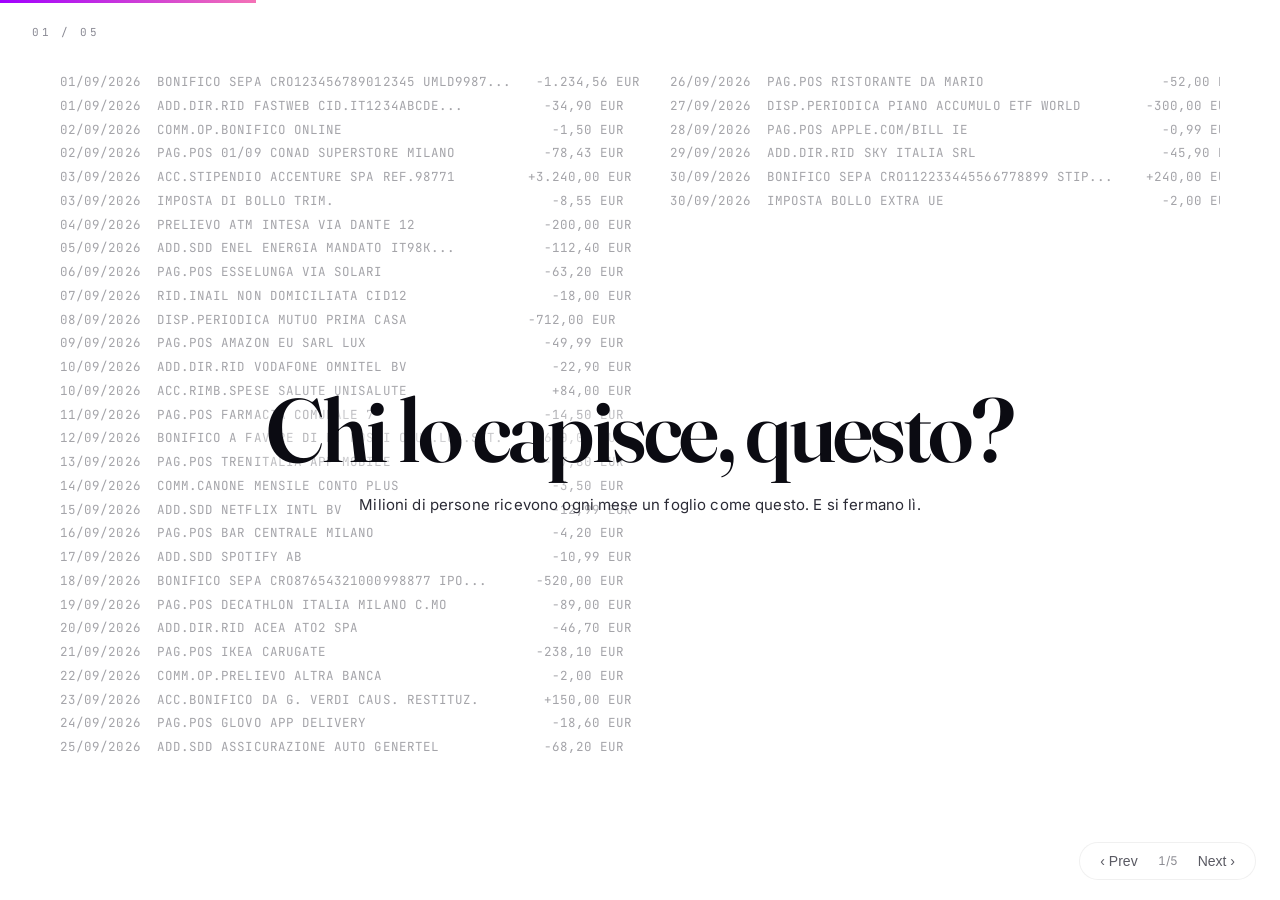
<file: presentation/index.html>
<!doctype html>
<html lang="it">
<head>
<meta charset="utf-8">
<meta name="viewport" content="width=device-width,initial-scale=1">
<title>Budget Storyteller — Pitch</title>
<link rel="preconnect" href="https://fonts.googleapis.com">
<link rel="preconnect" href="https://fonts.gstatic.com" crossorigin>
<link href="https://fonts.googleapis.com/css2?family=Fraunces:ital,opsz,wght@0,9..144,400;0,9..144,500;0,9..144,600;1,9..144,400;1,9..144,600&family=Inter:wght@300;400;500;600&family=JetBrains+Mono:wght@400&display=swap" rel="stylesheet">
<link rel="stylesheet" href="css/accenture-brand.css">
</head>
<body>
<div class="progress" id="progress"></div>
<div class="deck" id="deck">

  <!-- ========== SLIDE 1 · PAIN ========== -->
  <section class="slide s-pain active" data-slide="1">
    <span class="slide-tag">01 / 05</span>
    <pre class="ledger">01/09/2026  BONIFICO SEPA CRO123456789012345 UMLD9987...   -1.234,56 EUR
01/09/2026  ADD.DIR.RID FASTWEB CID.IT1234ABCDE...          -34,90 EUR
02/09/2026  COMM.OP.BONIFICO ONLINE                          -1,50 EUR
02/09/2026  PAG.POS 01/09 CONAD SUPERSTORE MILANO           -78,43 EUR
03/09/2026  ACC.STIPENDIO ACCENTURE SPA REF.98771         +3.240,00 EUR
03/09/2026  IMPOSTA DI BOLLO TRIM.                           -8,55 EUR
04/09/2026  PRELIEVO ATM INTESA VIA DANTE 12                -200,00 EUR
05/09/2026  ADD.SDD ENEL ENERGIA MANDATO IT98K...           -112,40 EUR
06/09/2026  PAG.POS ESSELUNGA VIA SOLARI                    -63,20 EUR
07/09/2026  RID.INAIL NON DOMICILIATA CID12                  -18,00 EUR
08/09/2026  DISP.PERIODICA MUTUO PRIMA CASA               -712,00 EUR
09/09/2026  PAG.POS AMAZON EU SARL LUX                      -49,99 EUR
10/09/2026  ADD.DIR.RID VODAFONE OMNITEL BV                  -22,90 EUR
10/09/2026  ACC.RIMB.SPESE SALUTE UNISALUTE                  +84,00 EUR
11/09/2026  PAG.POS FARMACIA COMUNALE 7                     -14,50 EUR
12/09/2026  BONIFICO A FAVORE DI M. ROSSI CAUS.LOC.SET.    -650,00 EUR
13/09/2026  PAG.POS TRENITALIA APP MOBILE                   -47,80 EUR
14/09/2026  COMM.CANONE MENSILE CONTO PLUS                   -3,50 EUR
15/09/2026  ADD.SDD NETFLIX INTL BV                          -12,99 EUR
16/09/2026  PAG.POS BAR CENTRALE MILANO                      -4,20 EUR
17/09/2026  ADD.SDD SPOTIFY AB                               -10,99 EUR
18/09/2026  BONIFICO SEPA CRO87654321000998877 IPO...      -520,00 EUR
19/09/2026  PAG.POS DECATHLON ITALIA MILANO C.MO             -89,00 EUR
20/09/2026  ADD.DIR.RID ACEA ATO2 SPA                        -46,70 EUR
21/09/2026  PAG.POS IKEA CARUGATE                          -238,10 EUR
22/09/2026  COMM.OP.PRELIEVO ALTRA BANCA                     -2,00 EUR
23/09/2026  ACC.BONIFICO DA G. VERDI CAUS. RESTITUZ.        +150,00 EUR
24/09/2026  PAG.POS GLOVO APP DELIVERY                       -18,60 EUR
25/09/2026  ADD.SDD ASSICURAZIONE AUTO GENERTEL             -68,20 EUR
26/09/2026  PAG.POS RISTORANTE DA MARIO                      -52,00 EUR
27/09/2026  DISP.PERIODICA PIANO ACCUMULO ETF WORLD        -300,00 EUR
28/09/2026  PAG.POS APPLE.COM/BILL IE                        -0,99 EUR
29/09/2026  ADD.DIR.RID SKY ITALIA SRL                       -45,90 EUR
30/09/2026  BONIFICO SEPA CRO112233445566778899 STIP...    +240,00 EUR
30/09/2026  IMPOSTA BOLLO EXTRA UE                           -2,00 EUR</pre>
    <div class="pain-overlay">
      <h1>Chi lo capisce, questo?</h1>
      <p>Milioni di persone ricevono ogni mese un foglio come questo. E si fermano lì.</p>
    </div>
  </section>

  <!-- ========== SLIDE 2 · PROMISE ========== -->
  <section class="slide s-promise" data-slide="2">
    <span class="slide-tag">02 / 05</span>
    <div class="promise-quote">E se invece diventasse<br><em>una storia semplice?</em></div>
    <div class="promise-sub">Budget Storyteller trasforma il rumore in senso.</div>
  </section>

  <!-- ========== SLIDE 3 · PRODUCT ========== -->
  <section class="slide s-product" data-slide="3">
    <span class="slide-tag">03 / 05</span>
    <div class="product-inner">
      <div class="product-copy">
        <h2>Comprensione<br>in forma <span>visiva.</span></h2>
        <p>Numeri, storia, lezioni. Nella tua lingua, sul tuo caso reale — non su un template generico.</p>
      </div>
      <div class="stage">
        <div class="scene">
          <div class="card c1">
            <span class="label">Score complessivo</span>
            <svg viewBox="0 0 120 120">
              <circle cx="60" cy="60" r="50" fill="none" stroke="#EDE9FE" stroke-width="10"/>
              <circle cx="60" cy="60" r="50" fill="none" stroke="url(#g1)" stroke-width="10" stroke-linecap="round"
                      stroke-dasharray="314" stroke-dashoffset="88" transform="rotate(-90 60 60)"/>
              <defs><linearGradient id="g1" x1="0" x2="1"><stop offset="0" stop-color="#A100FF"/><stop offset="1" stop-color="#F472B6"/></linearGradient></defs>
            </svg>
            <div class="big">72<small>/100</small></div>
          </div>

          <div class="card c2">
            <h4>Dove vanno i tuoi soldi</h4>
            <svg viewBox="0 0 200 200">
              <g transform="translate(100 100)">
                <path d="M0 -80 A80 80 0 0 1 76.08 24.72 L0 0 Z" fill="#A100FF"/>
                <path d="M76.08 24.72 A80 80 0 0 1 24.72 76.08 L0 0 Z" fill="#BE82FF"/>
                <path d="M24.72 76.08 A80 80 0 0 1 -47 64.72 L0 0 Z" fill="#F472B6"/>
                <path d="M-47 64.72 A80 80 0 0 1 -76.08 -24.72 L0 0 Z" fill="#34D399"/>
                <path d="M-76.08 -24.72 A80 80 0 0 1 -24.72 -76.08 L0 0 Z" fill="#F59E0B"/>
                <path d="M-24.72 -76.08 A80 80 0 0 1 0 -80 L0 0 Z" fill="#60A5FA"/>
              </g>
            </svg>
            <div class="legend">
              <span><i style="background:#A100FF"></i>Casa 32%</span>
              <span><i style="background:#BE82FF"></i>Spesa 18%</span>
              <span><i style="background:#F472B6"></i>Trasporti 12%</span>
              <span><i style="background:#34D399"></i>Utenze 14%</span>
              <span><i style="background:#F59E0B"></i>Tempo libero 16%</span>
              <span><i style="background:#60A5FA"></i>Altro 8%</span>
            </div>
          </div>

          <div class="card c3">
            <h4>La tua storia, questo mese</h4>
            <p>Il <b>68% del tuo reddito</b> va a spese essenziali. Il resto si divide tra piccoli piaceri quotidiani e un accumulo lento ma costante. Rispetto ad agosto hai <b>ridotto del 12%</b> le uscite non pianificate. Piccole scelte, direzione chiara.</p>
          </div>

          <div class="card c4">
            <div class="thumb">
              <svg width="60" height="46" viewBox="0 0 60 46" fill="none">
                <rect x="6" y="8" width="48" height="30" rx="4" stroke="#A100FF" stroke-width="1.5"/>
                <path d="M14 26 L24 18 L34 24 L46 14" stroke="#F472B6" stroke-width="1.5" fill="none"/>
                <circle cx="46" cy="14" r="2.5" fill="#F472B6"/>
              </svg>
            </div>
            <h4>Micro-lezione</h4>
            <span>Cos'è un fondo di emergenza · 2 min</span>
          </div>

          <div class="card c5">
            <h4>Scenari</h4>
            <div class="bars">
              <div class="bar" style="height:30%"></div>
              <div class="bar" style="height:55%"></div>
              <div class="bar" style="height:42%"></div>
              <div class="bar" style="height:78%"></div>
              <div class="bar" style="height:62%"></div>
              <div class="bar" style="height:90%"></div>
            </div>
          </div>
        </div>
      </div>
    </div>
  </section>

  <!-- ========== SLIDE 4 · PHILOSOPHY ========== -->
  <section class="slide s-philo" data-slide="4">
    <span class="slide-tag">04 / 05</span>
    <div class="philo-top">
      <div class="avatars">
        <div class="avatar a1">M</div>
        <div class="avatar a2">L</div>
        <div class="avatar a3">S</div>
      </div>
      <div class="manifesto">
        <div class="philo-eyebrow">Dalle persone, per le persone</div>
        <h2 class="philo-headline">Semplice fuori.<br><em>Potente dentro.</em></h2>
        <p>Non ti diciamo dove investire i tuoi soldi.</p>
        <p>Ti aiutiamo a capire dove sono gi&agrave;.</p>
        <p>Ti diamo gli strumenti per riprendere in mano le tue scelte.</p>
        <p>E la libert&agrave; di sbagliare, imparare, evolvere.</p>
      </div>
    </div>
    <div class="caps">
      <div class="cap">
        <div class="cap-ico" style="background:linear-gradient(135deg,var(--lavender),var(--violet))">
          <svg viewBox="0 0 24 24" fill="none" stroke="#fff" stroke-width="1.8" stroke-linecap="round" stroke-linejoin="round"><circle cx="12" cy="8" r="4"/><path d="M4 21c0-4 3.5-7 8-7s8 3 8 7"/><path d="M17 4l3 2-3 2"/></svg>
        </div>
        <h4>Si adatta a te</h4>
        <p>Ogni analisi impara dalle tue scelte e dai tuoi obiettivi.</p>
      </div>
      <div class="cap">
        <div class="cap-ico" style="background:linear-gradient(135deg,var(--rose),#EC4899)">
          <svg viewBox="0 0 24 24" fill="none" stroke="#fff" stroke-width="1.8" stroke-linecap="round" stroke-linejoin="round"><path d="M5 20l4-2 2-4 4-2 2-4 4-2"/><circle cx="5" cy="20" r="1.5"/><circle cx="11" cy="14" r="1.5"/><circle cx="17" cy="8" r="1.5"/></svg>
        </div>
        <h4>Ti segue passo passo</h4>
        <p>Micro-lezioni, quiz mirati e feedback continuo sul tuo percorso.</p>
      </div>
      <div class="cap">
        <div class="cap-ico" style="background:linear-gradient(135deg,var(--mint),#059669)">
          <svg viewBox="0 0 24 24" fill="none" stroke="#fff" stroke-width="1.8" stroke-linecap="round" stroke-linejoin="round"><polyline points="3,17 9,11 13,15 21,7"/><polyline points="15,7 21,7 21,13"/></svg>
        </div>
        <h4>Stime e previsioni</h4>
        <p>Scenari &laquo;e se&hellip;&raquo; e proiezioni a 6-12 mesi sui tuoi dati.</p>
      </div>
      <div class="cap">
        <div class="cap-ico" style="background:linear-gradient(135deg,var(--amber),#D97706)">
          <svg viewBox="0 0 24 24" fill="none" stroke="#fff" stroke-width="1.8" stroke-linecap="round" stroke-linejoin="round"><path d="M12 3l9 5-9 5-9-5 9-5z"/><path d="M3 13l9 5 9-5"/><path d="M3 17l9 5 9-5"/></svg>
        </div>
        <h4>Semplice, non semplicistico</h4>
        <p>Un'interfaccia lineare. Sotto, cinque agenti che lavorano per te.</p>
      </div>
    </div>
    <div class="disclaimer">Nessun consiglio finanziario. Solo comprensione.</div>
  </section>

  <!-- ========== SLIDE 5 · EVOLUTION ========== -->
  <section class="slide s-evo" data-slide="5">
    <span class="slide-tag">05 / 05</span>
    <h2>Non un&rsquo;app. Un compagno di evoluzione.</h2>
    <div class="timeline">
      <div class="stop">
        <div class="dot"><svg viewBox="0 0 24 24"><rect x="5" y="3" width="12" height="16" rx="1.5"/><circle cx="16" cy="16" r="4"/><line x1="19" y1="19" x2="22" y2="22"/></svg></div>
        <h3>Oggi</h3><p>Capisci il tuo estratto conto</p>
      </div>
      <div class="stop">
        <div class="dot"><svg viewBox="0 0 24 24"><polyline points="3,18 9,12 13,15 21,6"/><polyline points="15,6 21,6 21,12"/></svg></div>
        <h3>In 30 giorni</h3><p>Identifichi le tue abitudini reali</p>
      </div>
      <div class="stop">
        <div class="dot"><svg viewBox="0 0 24 24"><path d="M12 3 L20 6 V12 C20 17 16 20 12 21 C8 20 4 17 4 12 V6 Z"/></svg></div>
        <h3>In 6 mesi</h3><p>Costruisci il tuo primo fondo di emergenza</p>
      </div>
      <div class="stop">
        <div class="dot"><svg viewBox="0 0 24 24"><circle cx="12" cy="12" r="9"/><polygon points="12,6 15,14 12,12 9,14" fill="#fff" stroke="none"/></svg></div>
        <h3>In un anno</h3><p>Prendi decisioni informate, non ansiose</p>
      </div>
    </div>
    <div class="evo-close">I tuoi soldi. Le tue scelte. Con pi&ugrave; consapevolezza.</div>
    <div class="evo-cta">
      <a class="proto-btn primary" href="http://localhost:8000/?mock=1" target="_blank" rel="noopener">PROVA ORA &rarr;</a>
    </div>
    <div class="attribution">Sviluppato per Accenture Hagenthon 2026 &middot; Made in Torino</div>
  </section>

</div>

<nav class="nav">
  <button id="prev" aria-label="Precedente">&lsaquo; Prev</button>
  <span class="count"><span id="cur">1</span>/<span id="tot">5</span></span>
  <button id="next" aria-label="Successiva">Next &rsaquo;</button>
</nav>

<script>
(function(){
  const slides=[...document.querySelectorAll('.slide')];
  const total=slides.length;
  const progress=document.getElementById('progress');
  const cur=document.getElementById('cur');
  document.getElementById('tot').textContent=total;
  let i=0;
  function show(n){
    n=Math.max(0,Math.min(total-1,n));
    if(n===i) return;
    slides[i].classList.remove('active');
    // force restart of CSS animations by reflow trick
    slides[n].classList.remove('active');
    void slides[n].offsetWidth;
    slides[n].classList.add('active');
    i=n;
    cur.textContent=i+1;
    progress.style.width=((i+1)/total*100)+'%';
  }
  progress.style.width=(1/total*100)+'%';
  document.getElementById('next').onclick=()=>show(i+1);
  document.getElementById('prev').onclick=()=>show(i-1);
  document.addEventListener('keydown',e=>{
    if(e.key==='ArrowRight'||e.key===' '||e.key==='PageDown') {e.preventDefault();show(i+1);}
    else if(e.key==='ArrowLeft'||e.key==='PageUp') {e.preventDefault();show(i-1);}
    else if(e.key==='Home') show(0);
    else if(e.key==='End') show(total-1);
  });
})();
</script>
</body>
</html>
</file>
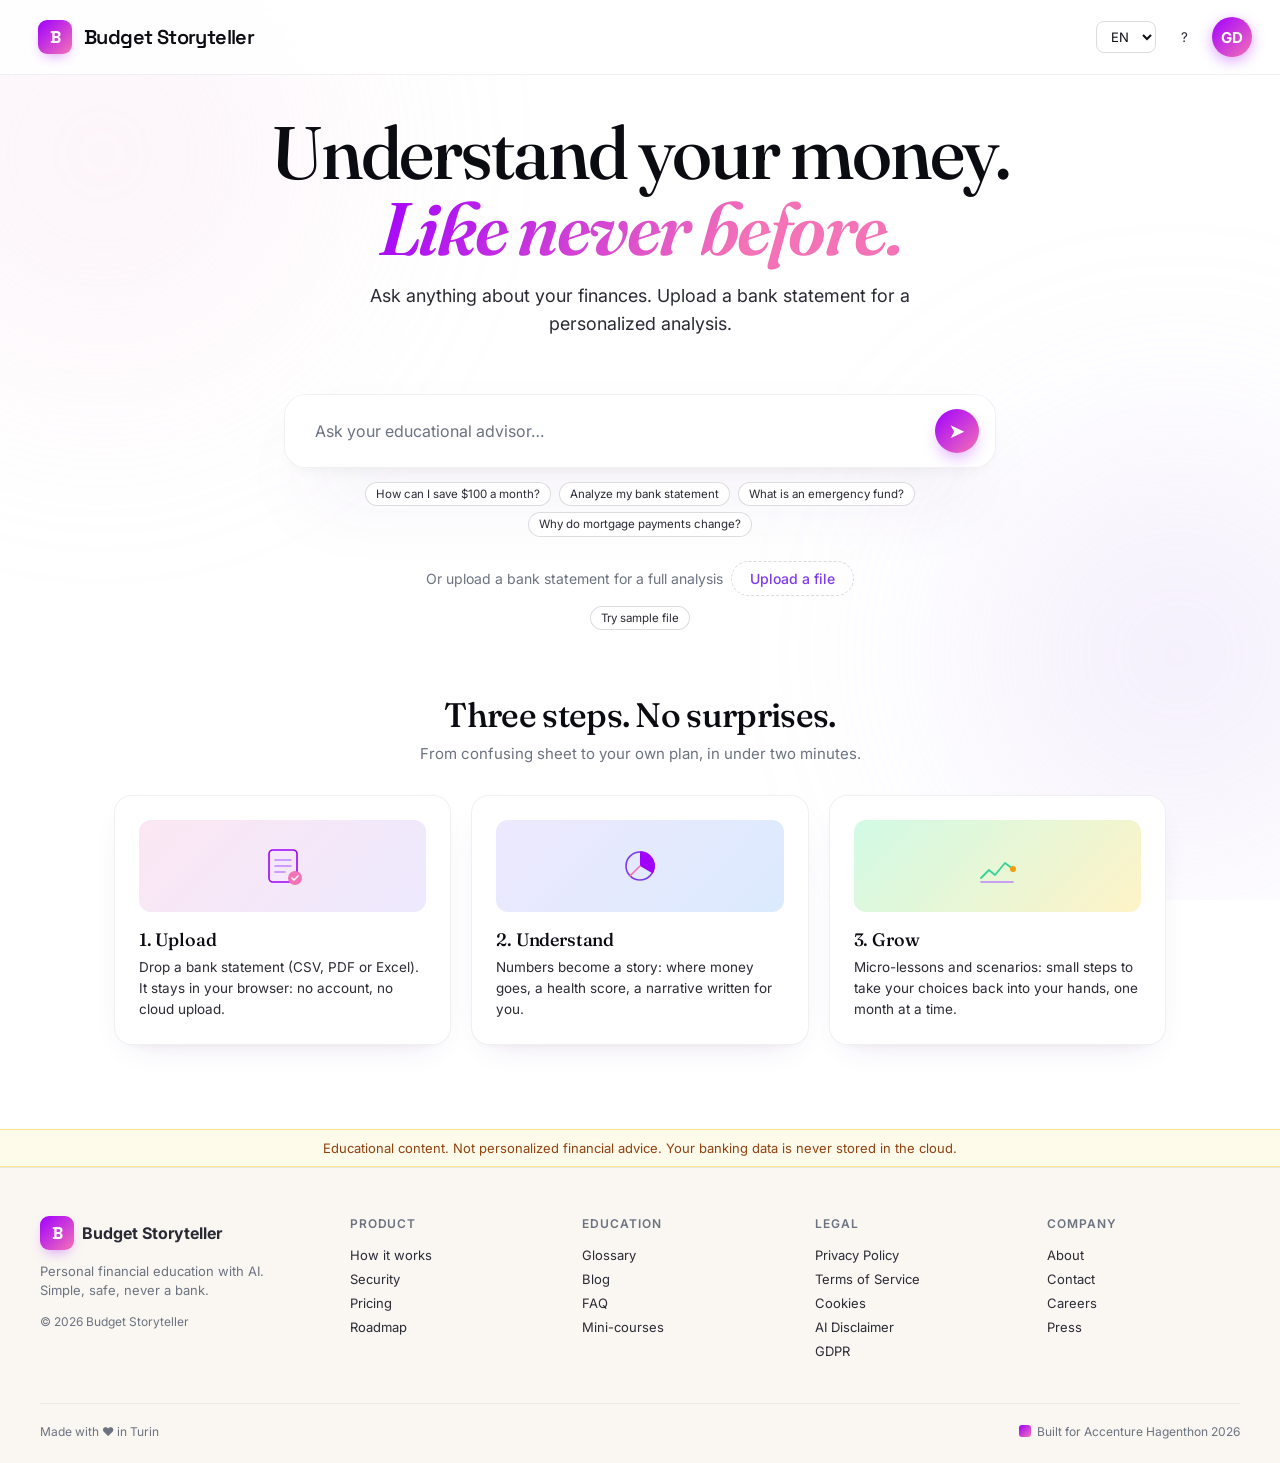
<file: app/static/index.html>
<!doctype html>
<html lang="it">
<head>
  <meta charset="utf-8" />
  <meta name="viewport" content="width=device-width,initial-scale=1" />
  <title>Budget Storyteller</title>
  <link rel="preconnect" href="https://fonts.googleapis.com" />
  <link rel="preconnect" href="https://fonts.gstatic.com" crossorigin />
  <link href="https://fonts.googleapis.com/css2?family=Fraunces:ital,opsz,wght@0,9..144,400;0,9..144,500;0,9..144,600;1,9..144,400;1,9..144,600&family=Inter:wght@300;400;500;600;700;800&family=Space+Grotesk:wght@400;500;600;700&display=swap" rel="stylesheet" />
  <link rel="stylesheet" href="styles.css" />
  <link rel="stylesheet" href="pages.css" />
  <link rel="stylesheet" href="pages-shim.css" />
</head>
<body>
  <div class="ambient-blobs" aria-hidden="true"></div>

  <!-- Top nav -->
  <nav class="nav">
    <button class="nav-brand" id="navBrand" type="button" aria-label="Home">
      <span class="nav-mark">B</span>
      <span>Budget Storyteller</span>
    </button>
    <div class="nav-actions">
      <select id="langSelect" class="lang-select" title="lingua">
        <option value="it">IT</option>
        <option value="en">EN</option>
      </select>
      <button class="icon-btn" id="btnHelp" title="?" aria-label="help">?</button>
      <!-- Menu utente statico (onclick inline = zero dipendenze da moduli) -->
      <div class="avatar-wrap" id="userMenuWrap">
        <button type="button" class="avatar-btn" id="avatarBtn"
          onclick="event.stopPropagation(); window.bsToggleMenu && window.bsToggleMenu(); return false;">GD</button>
        <div class="avatar-menu" id="avatarMenu" role="menu">
          <div class="avatar-menu-header">
            <div class="avatar-menu-name">Guest Demo</div>
            <div class="avatar-menu-email">guest@budgetstoryteller.local</div>
          </div>
          <ul>
            <li><button type="button" onclick="window.bsGo('profile')">
              <svg width="18" height="18" viewBox="0 0 24 24" fill="none" stroke="currentColor" stroke-width="2"><circle cx="12" cy="8" r="4"/><path d="M4 21c0-4 3.5-7 8-7s8 3 8 7"/></svg>
              <span>My profile</span>
            </button></li>
            <li><button type="button" onclick="window.bsGo('settings')">
              <svg width="18" height="18" viewBox="0 0 24 24" fill="none" stroke="currentColor" stroke-width="2"><circle cx="12" cy="12" r="3"/></svg>
              <span>Settings</span>
            </button></li>
            <li><button type="button" onclick="window.bsGo('history')">
              <svg width="18" height="18" viewBox="0 0 24 24" fill="none" stroke="currentColor" stroke-width="2"><circle cx="12" cy="12" r="9"/><polyline points="12,7 12,12 15,15"/></svg>
              <span>Analysis history</span>
            </button></li>
            <li><button type="button" onclick="window.bsGo('privacy')">
              <svg width="18" height="18" viewBox="0 0 24 24" fill="none" stroke="currentColor" stroke-width="2"><path d="M12 2l8 4v6c0 5-3.5 9-8 10-4.5-1-8-5-8-10V6l8-4z"/></svg>
              <span>Privacy &amp; data</span>
            </button></li>
          </ul>
          <div class="avatar-menu-sep"></div>
          <ul>
            <li><button type="button" class="danger" onclick="window.bsGo('logout')">
              <svg width="18" height="18" viewBox="0 0 24 24" fill="none" stroke="currentColor" stroke-width="2"><path d="M9 21H5a2 2 0 0 1-2-2V5a2 2 0 0 1 2-2h4"/><polyline points="16,17 21,12 16,7"/><line x1="21" y1="12" x2="9" y2="12"/></svg>
              <span>Sign out</span>
            </button></li>
          </ul>
        </div>
      </div>
      <script>
        // Router menu utente — 100% inline, zero dipendenze da moduli
        window.__bsGoto = function(name) {
          var m = document.getElementById('avatarMenu');
          if (m) m.classList.remove('open');
          if (typeof window.openPage === 'function') {
            try { window.openPage(name); return; }
            catch (err) { console.error('openPage error:', err); }
          }
          // Fallback: overlay con contenuto hardcoded
          var titles = { profile: 'Il mio profilo', settings: 'Impostazioni', history: 'Storico analisi', privacy: 'Privacy e dati', logout: 'Esci' };
          if (name === 'logout') {
            if (confirm('Cancellare tutti i dati locali?')) { localStorage.clear(); location.reload(); }
            return;
          }
          var overlay = document.createElement('div');
          overlay.style.cssText = 'position:fixed;inset:0;background:rgba(0,0,0,0.5);z-index:9999;display:flex;align-items:center;justify-content:center;padding:20px;';
          var card = document.createElement('div');
          card.style.cssText = 'background:#fff;border-radius:16px;padding:32px;max-width:520px;width:100%;box-shadow:0 30px 60px rgba(0,0,0,0.3);';
          card.innerHTML = '<h2 style="margin:0 0 12px;font-family:Fraunces,serif;font-size:22px;">' + (titles[name] || name) + '</h2>' +
            '<p style="color:#6b7280;line-height:1.6;margin:0 0 20px;">Pagina in caricamento… se questa schermata resta, il modulo pages non è stato caricato. Verifica la console del browser (F12).</p>' +
            '<button onclick="this.closest(\'[data-fb-overlay]\').remove()" style="padding:10px 20px;background:#A100FF;color:#fff;border:none;border-radius:10px;cursor:pointer;">Chiudi</button>';
          overlay.setAttribute('data-fb-overlay', '');
          overlay.appendChild(card);
          overlay.addEventListener('click', function(e) { if (e.target === overlay) overlay.remove(); });
          document.body.appendChild(overlay);
        };
        // Chiudi menu al click fuori
        document.addEventListener('click', function(e){
          var m = document.getElementById('avatarMenu');
          var w = document.getElementById('userMenuWrap');
          if (m && w && !w.contains(e.target)) m.classList.remove('open');
        });
      </script>
    </div>
  </nav>

  <main>
    <!-- Hero -->
    <section class="hero">
      <h1>
        <span data-i18n="hero_h1_a">Capisci i tuoi soldi.</span><br />
        <span class="accent" data-i18n="hero_h1_b">Come mai prima.</span>
      </h1>
      <p class="tagline" data-i18n="hero_tagline">Chiedi qualsiasi cosa sulle tue finanze. Carica un estratto conto per un'analisi personalizzata.</p>
    </section>

    <!-- Chat hero (primary interactive) -->
    <section class="chat-hero">
      <div class="chat-hero-box">
        <div class="chat-hero-log" id="chatHeroLog"></div>
        <form class="chat-hero-form" id="chatHeroForm">
          <input
            id="chatHeroInput"
            class="chat-hero-input"
            type="text"
            autocomplete="off"
            data-i18n-attr="placeholder,chat_hero_placeholder"
            placeholder="Chiedi al tuo consulente educativo…"
          />
          <button type="submit" class="chat-send" id="chatSendBtn" aria-label="send">➤</button>
        </form>
      </div>

      <div class="prompt-chips" id="promptChips">
        <button class="chip" data-i18n="chip_save">Come posso risparmiare €100 al mese?</button>
        <button class="chip" data-i18n="chip_analyze">Analizza il mio estratto conto</button>
        <button class="chip" data-i18n="chip_fund">Cos'è un fondo di emergenza?</button>
        <button class="chip" data-i18n="chip_mortgage">Perché le rate del mutuo cambiano?</button>
      </div>
    </section>

    <!-- Secondary CTA (upload) -->
    <section class="secondary-cta">
      <div class="upload-line">
        <span data-i18n="upload_secondary">Oppure carica un estratto conto per un'analisi completa</span>
        <button class="upload-btn" id="uploadBtn" data-i18n="upload_cta">Carica un file</button>
      </div>
      <div style="margin-top:10px;">
        <button class="chip" id="btnSample" data-i18n="upload_sample">Prova con file di esempio</button>
      </div>
      <input type="file" id="fileInput" accept=".csv,.tsv,.pdf,.xlsx,.xls" hidden />
    </section>

    <!-- Agents mini-ribbon (only during processing) -->
    <div class="agents-ribbon" id="agentsRibbon">
      <span class="label" id="agentsRibbonLabel" data-i18n="analysis_in_progress">Analisi in corso…</span>
      <span class="dots">
        <span class="dot" data-agent="parser"></span>
        <span class="dot" data-agent="analyzer"></span>
        <span class="dot" data-agent="simulator"></span>
        <span class="dot" data-agent="advisor"></span>
      </span>
    </div>

    <!-- HITL banner -->
    <div id="hitlBanner" class="banner" style="display:none;">
      <span data-i18n="hitl_banner">La qualità del parsing è bassa. Verifica il file e conferma per procedere.</span>
      <button id="btnConfirmHitl" data-i18n="confirm">Conferma</button>
    </div>

    <!-- How it works — visible while dashboard is hidden -->
    <section class="how-it-works" id="howItWorks">
      <h3 class="how-title" data-i18n="how_title">Tre passi. Nessuna sorpresa.</h3>
      <p class="how-sub" data-i18n="how_sub">Dal foglio confuso al piano tuo, in meno di due minuti.</p>
      <div class="how-steps">
        <div class="how-step">
          <div class="how-thumb">
            <svg viewBox="0 0 44 44" fill="none" xmlns="http://www.w3.org/2000/svg">
              <rect x="8" y="6" width="28" height="32" rx="4" stroke="#A100FF" stroke-width="1.6"/>
              <path d="M14 16h16M14 22h16M14 28h10" stroke="#BE82FF" stroke-width="1.6" stroke-linecap="round"/>
              <circle cx="34" cy="34" r="7" fill="#F472B6"/>
              <path d="M31 34l2 2 4-4" stroke="#fff" stroke-width="1.6" stroke-linecap="round" stroke-linejoin="round"/>
            </svg>
          </div>
          <h4 data-i18n="how_1_title">1. Carica</h4>
          <p data-i18n="how_1_desc">Trascina un estratto conto in CSV, PDF o Excel. Resta nel tuo browser: nessun account, nessun upload cloud.</p>
        </div>
        <div class="how-step">
          <div class="how-thumb">
            <svg viewBox="0 0 44 44" fill="none" xmlns="http://www.w3.org/2000/svg">
              <circle cx="22" cy="22" r="14" stroke="#7C3AED" stroke-width="1.6"/>
              <path d="M22 8a14 14 0 0 1 12.12 21L22 22z" fill="#A100FF"/>
              <path d="M22 8a14 14 0 0 1 12.12 21" stroke="#A100FF" stroke-width="1.6"/>
              <path d="M22 22l-9.9 9.9" stroke="#F472B6" stroke-width="1.6" stroke-linecap="round"/>
            </svg>
          </div>
          <h4 data-i18n="how_2_title">2. Capisci</h4>
          <p data-i18n="how_2_desc">Numeri diventano storia: dove vanno i soldi, un punteggio di salute, un racconto scritto per te.</p>
        </div>
        <div class="how-step">
          <div class="how-thumb">
            <svg viewBox="0 0 44 44" fill="none" xmlns="http://www.w3.org/2000/svg">
              <path d="M6 34l8-8 6 5 10-12 8 6" stroke="#34D399" stroke-width="1.8" stroke-linecap="round" stroke-linejoin="round" fill="none"/>
              <circle cx="38" cy="25" r="3" fill="#F59E0B"/>
              <path d="M6 38h32" stroke="#BE82FF" stroke-width="1.6" stroke-linecap="round"/>
            </svg>
          </div>
          <h4 data-i18n="how_3_title">3. Cresci</h4>
          <p data-i18n="how_3_desc">Micro-lezioni e scenari: piccoli passi per riprendere in mano le tue scelte, un mese alla volta.</p>
        </div>
      </div>
    </section>

    <!-- Dashboard (hidden until file processed) -->
    <section class="dashboard" id="dashboard" style="display:none;">
      <h2 class="dashboard-title" data-i18n="dashboard_title">La tua analisi</h2>
      <div class="grid">
        <div class="card score-card">
          <h3 class="card-title" data-i18n="score_title">Punteggio di salute finanziaria</h3>
          <div class="score-ring-wrap">
            <svg class="score-ring" viewBox="0 0 120 120" aria-hidden="true">
              <defs>
                <linearGradient id="scoreGrad" x1="0" x2="1">
                  <stop offset="0" stop-color="#A100FF"/>
                  <stop offset="1" stop-color="#F472B6"/>
                </linearGradient>
              </defs>
              <circle class="score-ring-bg" cx="60" cy="60" r="50"/>
              <circle class="score-ring-fg" id="scoreRingFg" cx="60" cy="60" r="50"/>
            </svg>
            <div class="score-ring-inner">
              <span class="score-num" id="scoreValue">—</span>
              <span class="score-of">/100</span>
            </div>
          </div>
          <div class="score-interp" id="scoreInterp"></div>
          <div class="breakdown" id="scoreBreakdown"></div>
        </div>
        <div class="card">
          <h3 class="card-title" data-i18n="categories_title">Dove vanno i tuoi soldi</h3>
          <div class="pie-wrap"><canvas id="pieCanvas" width="220" height="220"></canvas></div>
          <div class="legend" id="pieLegend"></div>
        </div>
        <div class="card fingerprint-card">
          <h3 class="card-title">
            <span data-i18n="fingerprint_title">Il ritmo dei tuoi soldi</span>
            <span class="badge-new" data-i18n="badge_new">Nuovo</span>
          </h3>
          <div class="fingerprint-stage">
            <svg class="fingerprint" id="fingerprintSvg" viewBox="-100 -100 200 200" aria-hidden="true">
              <defs>
                <radialGradient id="fpGrad" cx="0.5" cy="0.5" r="0.5">
                  <stop offset="0%" stop-color="#A100FF" stop-opacity="0.9"/>
                  <stop offset="55%" stop-color="#F472B6" stop-opacity="0.7"/>
                  <stop offset="100%" stop-color="#34D399" stop-opacity="0.35"/>
                </radialGradient>
                <filter id="fpGlow"><feGaussianBlur stdDeviation="1.6"/></filter>
              </defs>
              <g class="fp-rings" opacity="0.16">
                <circle r="30" fill="none" stroke="#0a0022" stroke-width="0.4"/>
                <circle r="60" fill="none" stroke="#0a0022" stroke-width="0.4"/>
                <circle r="90" fill="none" stroke="#0a0022" stroke-width="0.4"/>
              </g>
              <path id="fpShape" fill="url(#fpGrad)" filter="url(#fpGlow)" opacity="0.92"/>
              <path id="fpOutline" fill="none" stroke="#7B00CC" stroke-width="1" stroke-linejoin="round" opacity="0.55"/>
              <g id="fpDots"></g>
            </svg>
            <div class="fp-caption">—</div>
          </div>
          <div class="life-equiv" id="lifeEquiv"></div>
        </div>
        <div class="card ba-card span-2">
          <h3 class="card-title">
            <span data-i18n="ba_title">Prima → Dopo</span>
            <span class="badge-new" data-i18n="ba_badge">Trasformazione</span>
          </h3>
          <div class="ba-grid">
            <div class="ba-col ba-before">
              <div class="ba-label" data-i18n="ba_before_label">Prima · quello che vedevi</div>
              <div class="ba-content" id="baBefore">
                <div class="ba-line">08/09/2026  DISP.PERIODICA MUTUO PRIMA CASA          -712,00 EUR</div>
                <div class="ba-line">05/09/2026  ADD.SDD ENEL ENERGIA MANDATO IT98K…       -112,40 EUR</div>
                <div class="ba-line">02/09/2026  COMM.OP.BONIFICO ONLINE                     -1,50 EUR</div>
                <div class="ba-line dim">03/09/2026  IMPOSTA DI BOLLO TRIM.                     -8,55 EUR</div>
                <div class="ba-line dim">07/09/2026  RID.INAIL NON DOMICILIATA CID12          -18,00 EUR</div>
              </div>
            </div>
            <div class="ba-arrow" aria-hidden="true">
              <svg width="36" height="36" viewBox="0 0 36 36" fill="none">
                <defs><linearGradient id="baArrow" x1="0" y1="0" x2="1" y2="0"><stop offset="0" stop-color="#A100FF"/><stop offset="1" stop-color="#F472B6"/></linearGradient></defs>
                <path d="M4 18 L28 18 M20 10 L28 18 L20 26" stroke="url(#baArrow)" stroke-width="3" stroke-linecap="round" stroke-linejoin="round"/>
              </svg>
            </div>
            <div class="ba-col ba-after">
              <div class="ba-label" data-i18n="ba_after_label">Dopo · quello che capisci</div>
              <div class="ba-content" id="baAfter">
                <p id="storyText"></p>
              </div>
            </div>
          </div>
        </div>
        <div class="card">
          <h3 class="card-title" data-i18n="scenarios_title">Cosa succederebbe se…</h3>
          <div id="scenariosList"></div>
        </div>
        <div class="card">
          <h3 class="card-title" data-i18n="lessons_title">Micro-lezioni per te</h3>
          <div id="lessonsList"></div>
        </div>
        <div class="card span-2 history-card" id="historySection">
          <h3 class="card-title" data-i18n="history_title">Storico analisi</h3>
          <table id="historyTable"><thead><tr><th>Data</th><th>File</th><th>Score</th><th>Righe</th></tr></thead><tbody></tbody></table>
        </div>
      </div>
    </section>
  </main>

  <!-- Legal strip -->
  <div class="legal-strip" data-i18n="legal_strip">Contenuto educativo. Non è consulenza finanziaria personalizzata. I tuoi dati bancari non vengono mai salvati in cloud.</div>

  <!-- Footer -->
  <footer>
    <div class="footer-grid">
      <div class="footer-brand">
        <div class="name"><span class="nav-mark">B</span> Budget Storyteller</div>
        <p data-i18n="footer_desc">Educazione finanziaria personale con AI. Semplice, sicura, mai bancaria.</p>
        <p data-i18n="footer_copyright" style="font-size:12px;">© 2026 Budget Storyteller</p>
      </div>
      <div class="footer-col">
        <h5 data-i18n="footer_col_product">Prodotto</h5>
        <a role="button" tabindex="0" data-footer-action="scrollHow" data-i18n="fl_how">Come funziona</a>
        <a role="button" tabindex="0" data-info="security" data-i18n="fl_security">Sicurezza</a>
        <a role="button" tabindex="0" data-info="pricing" data-i18n="fl_pricing">Prezzi</a>
        <a role="button" tabindex="0" data-info="roadmap" data-i18n="fl_roadmap">Roadmap</a>
      </div>
      <div class="footer-col">
        <h5 data-i18n="footer_col_edu">Educazione</h5>
        <a role="button" tabindex="0" data-info="glossary" data-i18n="fl_glossary">Glossario</a>
        <a role="button" tabindex="0" data-info="blog" data-i18n="fl_blog">Blog</a>
        <a role="button" tabindex="0" data-info="faq" data-i18n="fl_faq">FAQ</a>
        <a role="button" tabindex="0" data-info="courses" data-i18n="fl_courses">Mini-corsi</a>
      </div>
      <div class="footer-col">
        <h5 data-i18n="footer_col_legal">Legale</h5>
        <a role="button" tabindex="0" data-info="privacyPolicy" data-i18n="fl_privacy">Privacy Policy</a>
        <a role="button" tabindex="0" data-info="terms" data-i18n="fl_terms">Termini di Servizio</a>
        <a role="button" tabindex="0" data-info="cookie" data-i18n="fl_cookie">Cookie</a>
        <a role="button" tabindex="0" data-info="aiDisclaimer" data-i18n="fl_ai">Disclaimer AI</a>
        <a role="button" tabindex="0" data-info="gdpr" data-i18n="fl_gdpr">GDPR</a>
      </div>
      <div class="footer-col">
        <h5 data-i18n="footer_col_company">Azienda</h5>
        <a role="button" tabindex="0" data-info="about" data-i18n="fl_about">Chi siamo</a>
        <a role="button" tabindex="0" data-footer-action="contact" data-i18n="fl_contact">Contatti</a>
        <a role="button" tabindex="0" data-info="careers" data-i18n="fl_careers">Careers</a>
        <a role="button" tabindex="0" data-info="press" data-i18n="fl_press">Press</a>
      </div>
    </div>
    <div class="footer-bottom">
      <span data-i18n="made_in">Made with ♥ in Turin</span>
      <span class="accenture"><span class="accenture-mark"></span><span data-i18n="accenture_note">Sviluppato per Accenture Hagenthon 2026</span></span>
    </div>
  </footer>

  <script src="bs-menu.js"></script>
  <script src="pages-shim.js"></script>
  <script type="module" src="main.js"></script>
  <script type="module" src="pages.js"></script>
</body>
</html>
</file>
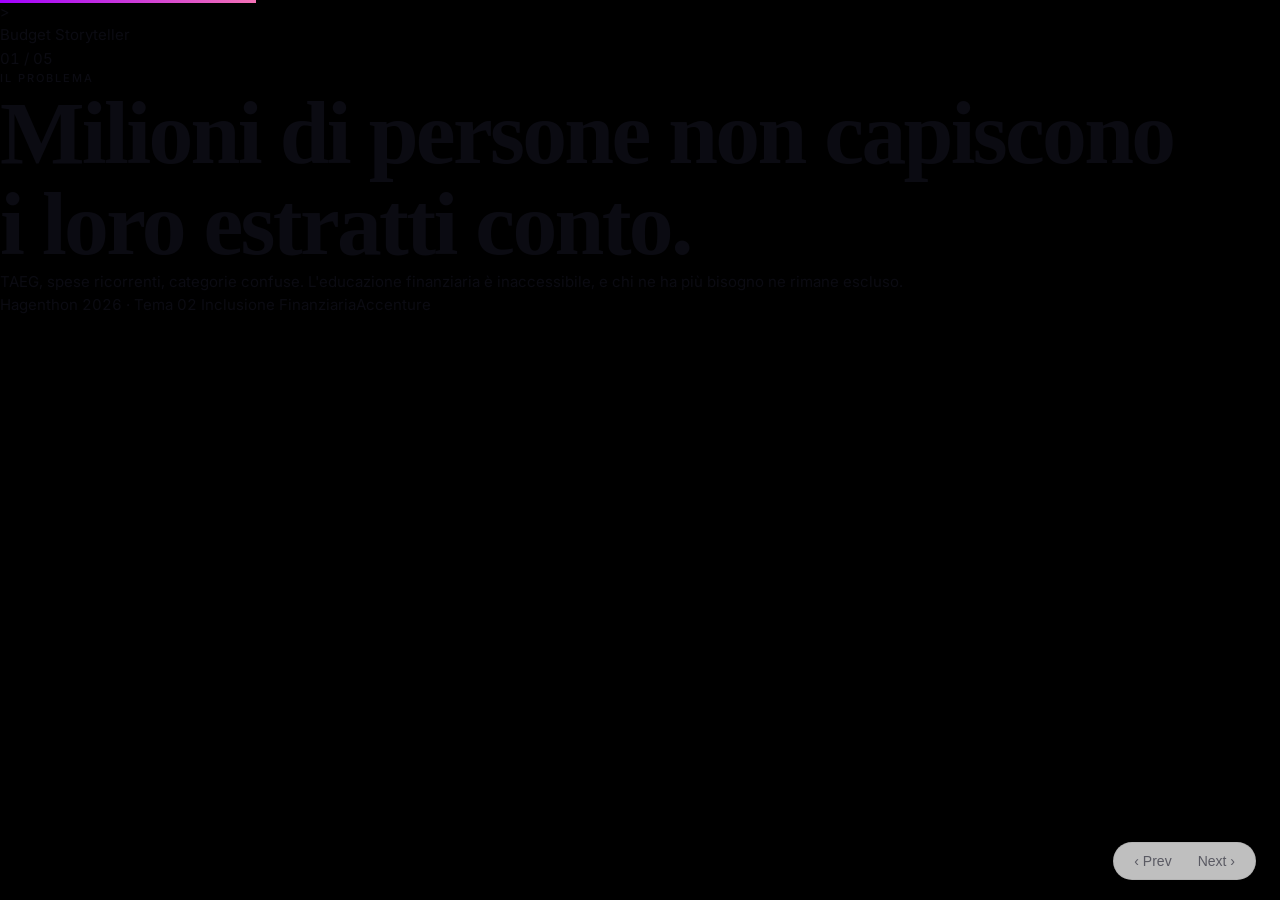
<file: presentation/index.old.html>
<!doctype html>
<html lang="it">
<head>
<meta charset="utf-8">
<meta name="viewport" content="width=device-width,initial-scale=1">
<title>Budget Storyteller — Hagenthon</title>
<link href="https://fonts.googleapis.com/css2?family=Inter:wght@300;400;500;600;700&display=swap" rel="stylesheet">
<link rel="stylesheet" href="css/accenture-brand.css">
</head>
<body>
<div class="progress" id="progress"></div>
<div class="deck" id="deck">

  <!-- 1. Problema -->
  <section class="slide active">
    <div class="slide-header">
      <div class="brand"><div class="brand-mark">&gt;</div><div class="brand-name">Budget Storyteller</div></div>
      <div class="slide-num">01 / 05</div>
    </div>
    <h3>Il Problema</h3>
    <h1>Milioni di persone <span class="accent">non capiscono</span><br>i loro estratti conto.</h1>
    <p>TAEG, spese ricorrenti, categorie confuse. L'educazione finanziaria è inaccessibile, e chi ne ha più bisogno ne rimane escluso.</p>
    <div class="footer"><span>Hagenthon 2026 · Tema 02 Inclusione Finanziaria</span><span>Accenture</span></div>
  </section>

  <!-- 2. Soluzione -->
  <section class="slide">
    <div class="slide-header">
      <div class="brand"><div class="brand-mark">&gt;</div><div class="brand-name">Budget Storyteller</div></div>
      <div class="slide-num">02 / 05</div>
    </div>
    <h3>La Soluzione</h3>
    <h1>Un <span class="accent">racconto agentico</span><br>dei tuoi soldi.</h1>
    <div class="grid-3" style="margin-top: 30px;">
      <div class="card"><h4>Carica</h4><p>CSV, PDF o XLSX. Anche il file più confuso.</p></div>
      <div class="card"><h4>Ascolta</h4><p>5 agenti raccontano dove vanno i soldi, in parole semplici.</p></div>
      <div class="card"><h4>Impara</h4><p>Micro-lezioni personalizzate sulle tue aree deboli.</p></div>
    </div>
    <div class="footer"><span>Educazione, non consulenza.</span><span>02 / 05</span></div>
  </section>

  <!-- 3. Architettura -->
  <section class="slide">
    <div class="slide-header">
      <div class="brand"><div class="brand-mark">&gt;</div><div class="brand-name">Budget Storyteller</div></div>
      <div class="slide-num">03 / 05</div>
    </div>
    <h3>Architettura Agentica</h3>
    <h2>5 agenti specializzati, orchestrati.</h2>
    <div class="grid-2">
      <div class="arch">FILE ─► ORCHESTRATOR
         │
         ├─► PARSER    (estrae transazioni)
         │      │
         │      ▼
         ├─► ANALYZER  (categorizza + narra)
         │      │
         │  ┌───┴───┐
         │  ▼       ▼
         ├─►SIM   ADVISOR   (paralleli)
         │      │
         ▼      ▼
      STATE  ─► UI DASHBOARD</div>
      <div>
        <p><b style="color:var(--text);">Ogni agente</b> ha input/output JSON tipizzato, fallback deterministico, retry + timeout.</p>
        <p style="margin-top:16px;"><b style="color:var(--text);">Le istruzioni</b> in <code>agents/*.md</code> sono lette dal frontend come system prompt: <b>la spec vale quello che esegue</b>.</p>
        <div style="margin-top:20px;">
          <span class="chip">Haiku 4.5</span><span class="chip">Sonnet 5</span><span class="chip">HITL</span><span class="chip">Fallback euristici</span>
        </div>
      </div>
    </div>
    <div class="footer"><span>Multi-agent · JSON strict · deterministic fallbacks</span><span>03 / 05</span></div>
  </section>

  <!-- 4. Demo + Features -->
  <section class="slide">
    <div class="slide-header">
      <div class="brand"><div class="brand-mark">&gt;</div><div class="brand-name">Budget Storyteller</div></div>
      <div class="slide-num">04 / 05</div>
    </div>
    <h3>In Azione</h3>
    <h2>Dal caos al racconto in 15 secondi.</h2>
    <div class="grid-3">
      <div class="card"><h4>Score 0-100</h4><p>5 dimensioni: reddito, spese, risparmio, emergenza, debito.</p></div>
      <div class="card"><h4>Storia in linguaggio semplice</h4><p>Narrativa generata nella lingua dell'utente (IT/EN auto).</p></div>
      <div class="card"><h4>Scenari what-if</h4><p>"Se risparmi €50/mese, in 12 mesi…" — solo matematica, mai raccomandazioni.</p></div>
      <div class="card"><h4>Chat Q&A</h4><p>Chiedi "cos'è TAEG?" → risposta + mini-lezione proposta.</p></div>
      <div class="card"><h4>Micro-lezioni</h4><p>Difficoltà adattiva, quiz interattivi, tracking progressi.</p></div>
      <div class="card"><h4>Storico locale</h4><p>Sessioni + score in localStorage, nessun dato in cloud.</p></div>
    </div>
    <div class="footer"><span>Roadmap Beta: previsioni, gamification, integrazione bancaria</span><span>04 / 05</span></div>
  </section>

  <!-- 5. Impatto -->
  <section class="slide">
    <div class="slide-header">
      <div class="brand"><div class="brand-mark">&gt;</div><div class="brand-name">Budget Storyteller</div></div>
      <div class="slide-num">05 / 05</div>
    </div>
    <h3>Impatto</h3>
    <div class="grid-2">
      <div>
        <div class="big-num">+40%</div>
        <p style="margin-top:12px;">di comprensione dei termini finanziari dopo 3 mini-lezioni (target).</p>
      </div>
      <div>
        <h2>Perché funziona</h2>
        <ul>
          <li>Non è un chatbot: è un sistema con 5 agenti orchestrati.</li>
          <li>Educazione + comprensione, mai consigli di investimento.</li>
          <li>Robustezza built-in: ogni LLM ha un fallback deterministico.</li>
          <li>Trasparenza: le istruzioni degli agenti sono anche il codice che gira.</li>
        </ul>
      </div>
    </div>
    <div class="footer"><span>Team Accenture · Hagenthon 2026 · 5h</span><span>05 / 05</span></div>
  </section>

</div>

<div class="nav">
  <button id="prev">‹ Prev</button>
  <button id="next">Next ›</button>
</div>

<script>
const slides = document.querySelectorAll(".slide");
let idx = 0;
function go(n) {
  idx = Math.max(0, Math.min(slides.length - 1, n));
  slides.forEach((s, i) => s.classList.toggle("active", i === idx));
  document.getElementById("progress").style.width = `${((idx + 1) / slides.length) * 100}%`;
}
document.getElementById("prev").onclick = () => go(idx - 1);
document.getElementById("next").onclick = () => go(idx + 1);
document.addEventListener("keydown", (e) => {
  if (e.key === "ArrowRight" || e.key === " " || e.key === "PageDown") go(idx + 1);
  if (e.key === "ArrowLeft" || e.key === "PageUp") go(idx - 1);
  if (e.key === "Home") go(0); if (e.key === "End") go(slides.length - 1);
});
go(0);
</script>
</body></html>
</file>
<file: presentation/css/accenture-brand.css>
/* Budget Storyteller — Pitch deck stylesheet
   Cinematic 5-slide narrative arc: noise → promise → product → philosophy → evolution */

:root{
  --violet:#A100FF;
  --lavender:#BE82FF;
  --lavender-soft:#E9DBFF;
  --rose:#F472B6;
  --mint:#34D399;
  --amber:#F59E0B;
  --ink:#0B0B12;
  --ink-soft:#2A2A35;
  --paper:#FFFFFF;
  --paper-warm:#FAF7F2;
  --gray-1:#F5F5F7;
  --gray-2:#D8D8DE;
  --gray-3:#8A8A94;
  --gray-4:#5A5A63;
  --serif:'Fraunces','Playfair Display',Georgia,serif;
  --sans:'Inter',system-ui,-apple-system,sans-serif;
  --mono:'JetBrains Mono',ui-monospace,'SF Mono',Consolas,monospace;
  --ease:cubic-bezier(.22,.61,.36,1);
}

*{box-sizing:border-box;margin:0;padding:0}
html,body{height:100%;overflow:hidden;background:#000;color:var(--ink);font-family:var(--sans);font-size:15px;line-height:1.55;-webkit-font-smoothing:antialiased;font-variant-numeric:tabular-nums}
/* Unified type scale */
h1,.h1{font-family:var(--serif);font-weight:600;letter-spacing:-.03em;line-height:1.02;font-size:clamp(48px,7vw,96px)}
h2,.h2{font-family:var(--serif);font-weight:500;letter-spacing:-.025em;line-height:1.05;font-size:clamp(32px,4.5vw,60px)}
h3,.h3{font-family:var(--sans);font-weight:500;letter-spacing:.18em;text-transform:uppercase;font-size:11px}
h4,.h4{font-family:var(--serif);font-weight:500;font-size:16px;letter-spacing:-.005em}
p{font-family:var(--sans);font-size:15px;line-height:1.55}
.num,.big,.count{font-variant-numeric:tabular-nums}

/* ------- deck scaffold ------- */
.deck{position:fixed;inset:0;overflow:hidden}
.slide{position:absolute;inset:0;opacity:0;transform:scale(.98);transition:opacity .4s var(--ease),transform .4s var(--ease);pointer-events:none;overflow:hidden;display:flex;flex-direction:column}
.slide.active{opacity:1;transform:scale(1);pointer-events:auto}

.progress{position:fixed;top:0;left:0;height:3px;width:0;background:linear-gradient(90deg,var(--violet),var(--rose));z-index:100;transition:width .5s var(--ease)}
.slide-tag{position:absolute;top:24px;left:32px;font-family:var(--mono);font-size:11px;letter-spacing:.24em;color:var(--gray-3);z-index:5}
.nav{position:fixed;bottom:20px;right:24px;display:flex;gap:14px;align-items:center;font-family:var(--sans);font-size:12px;color:var(--gray-4);z-index:100;background:rgba(255,255,255,.75);backdrop-filter:blur(10px);padding:8px 14px;border-radius:999px;border:1px solid rgba(0,0,0,.06)}
.nav button{background:none;border:none;color:inherit;cursor:pointer;font-size:14px;padding:2px 6px;border-radius:4px;transition:color .2s}
.nav button:hover{color:var(--violet)}
.nav .count{opacity:.7;font-variant-numeric:tabular-nums}

/* ================ SLIDE 1 — PAIN ================ */
.s-pain{background:#fff;padding:70px 60px 60px;justify-content:flex-start}
.ledger{font-family:var(--mono);font-size:12.5px;line-height:1.9;color:var(--gray-4);opacity:.72;letter-spacing:.005em;white-space:pre;overflow:hidden;max-height:78vh;column-count:2;column-gap:60px;column-fill:auto}
.pain-overlay{position:absolute;top:50%;left:50%;transform:translate(-50%,-50%);text-align:center;padding:0 40px;width:100%;opacity:0;animation:painRise 1.2s var(--ease) 2.6s forwards}
.pain-overlay h1{font-family:var(--serif);font-weight:600;font-size:clamp(48px,7vw,96px);letter-spacing:-.03em;line-height:1;color:var(--ink);text-shadow:0 4px 40px rgba(255,255,255,0.9),0 2px 20px rgba(255,255,255,0.9)}
.pain-overlay p{margin-top:18px;color:var(--ink-soft);font-size:15px;letter-spacing:.01em;text-shadow:0 2px 12px rgba(255,255,255,0.9)}
@keyframes painRise{from{opacity:0;transform:translate(-50%,-42%)}to{opacity:1;transform:translate(-50%,-50%)}}
.slide.active .ledger{animation:ledgerFade 1s var(--ease) 2.6s forwards}
@keyframes ledgerFade{to{opacity:.55}}

/* ================ SLIDE 2 — PROMISE ================ */
.s-promise{background:radial-gradient(ellipse at 50% 60%,#3A1F5C 0%,#1B0F30 55%,#0B0720 100%);color:#fff;align-items:center;justify-content:center;text-align:center;padding:0 8vw}
.s-promise .slide-tag{color:rgba(255,255,255,.4)}
.promise-quote{font-family:var(--serif);font-weight:500;font-size:clamp(42px,6vw,84px);line-height:1.15;letter-spacing:-.02em;color:rgba(255,255,255,.92);opacity:0;transform:translateY(20px);transition:opacity 1s var(--ease) .3s,transform 1s var(--ease) .3s}
.slide.active .promise-quote{opacity:1;transform:translateY(0)}
.promise-quote em{font-style:italic;font-weight:600;background:linear-gradient(120deg,var(--lavender),var(--rose) 70%);-webkit-background-clip:text;background-clip:text;color:transparent;display:inline-block;padding:.05em .12em .18em;line-height:1.25}
.promise-sub{margin-top:28px;font-size:15px;color:rgba(255,255,255,.55);letter-spacing:.02em;opacity:0;transition:opacity .8s var(--ease) 1.4s}
.slide.active .promise-sub{opacity:1}
.chev{position:absolute;bottom:8%;left:50%;transform:translateX(-50%);color:rgba(255,255,255,.5);animation:chev 1.8s ease-in-out infinite;font-size:28px}
@keyframes chev{0%,100%{transform:translate(-50%,0)}50%{transform:translate(-50%,10px)}}

/* ================ SLIDE 3 — PRODUCT ================ */
.s-product{background:#fff;position:relative;padding:60px 60px}
.s-product::before,.s-product::after{content:"";position:absolute;width:60vw;height:60vw;border-radius:50%;filter:blur(80px);opacity:.35;pointer-events:none}
.s-product::before{background:radial-gradient(circle,#F5D6EA 0%,transparent 60%);top:-20vw;left:-20vw}
.s-product::after{background:radial-gradient(circle,#D6E9F5 0%,transparent 60%);bottom:-20vw;right:-20vw}
.product-inner{position:relative;z-index:2;display:grid;grid-template-columns:minmax(260px,1fr) 1.6fr;gap:40px;align-items:center;height:100%}
.product-copy h2{font-family:var(--serif);font-weight:500;font-size:clamp(48px,5.6vw,84px);line-height:1;letter-spacing:-.03em;color:var(--ink)}
.product-copy h2 span{background:linear-gradient(120deg,var(--violet),var(--rose));-webkit-background-clip:text;background-clip:text;color:transparent;font-style:italic}
.product-copy p{margin-top:18px;color:var(--gray-4);font-size:15px;line-height:1.55;max-width:34ch}

.stage{perspective:1600px;height:78vh;position:relative}
.scene{position:relative;width:100%;height:100%;transform-style:preserve-3d;transform:rotateX(8deg) rotateY(-12deg);animation:sceneFloat 8s ease-in-out infinite alternate}
@keyframes sceneFloat{to{transform:rotateX(6deg) rotateY(-8deg)}}
.card{position:absolute;background:#fff;border-radius:18px;box-shadow:0 40px 80px -30px rgba(80,40,140,.25),0 8px 24px -12px rgba(0,0,0,.1);border:1px solid rgba(0,0,0,.04);padding:20px;opacity:0}
.slide.active .card{animation:cardIn .9s var(--ease) forwards}
@keyframes cardIn{to{opacity:1}}

/* --- card float animations (indipendenti, ognuna ha ritmo diverso) --- */
@keyframes floatA{0%,100%{transform:translateZ(90px) translateY(0)}50%{transform:translateZ(102px) translateY(-10px)}}
@keyframes floatB{0%,100%{transform:translateZ(60px) translateY(0) rotate(0deg)}50%{transform:translateZ(72px) translateY(8px) rotate(.4deg)}}
@keyframes floatC{0%,100%{transform:translateZ(30px) translateY(0)}50%{transform:translateZ(42px) translateY(-6px)}}
@keyframes floatD{0%,100%{transform:translateZ(75px) translateY(0) rotate(0deg)}50%{transform:translateZ(88px) translateY(-12px) rotate(-.5deg)}}
@keyframes floatE{0%,100%{transform:translateZ(45px) translateY(0)}50%{transform:translateZ(58px) translateY(7px)}}
.slide.active .c1{animation:cardIn .9s var(--ease) .2s forwards, floatA 6.5s ease-in-out 1.5s infinite}
.slide.active .c2{animation:cardIn .9s var(--ease) .4s forwards, floatB 7.2s ease-in-out 1.7s infinite}
.slide.active .c3{animation:cardIn .9s var(--ease) .6s forwards, floatC 8s ease-in-out 1.9s infinite}
.slide.active .c4{animation:cardIn .9s var(--ease) .8s forwards, floatD 5.8s ease-in-out 2.1s infinite}
.slide.active .c5{animation:cardIn .9s var(--ease) 1s forwards, floatE 7.5s ease-in-out 2.3s infinite}

.c1{width:44%;top:6%;left:6%;transform:translateZ(90px);display:flex;flex-direction:column;align-items:center;justify-content:center;gap:6px}
.c1 .label{font-size:11px;color:var(--gray-3);letter-spacing:.16em;text-transform:uppercase}
.c1 svg{width:150px;height:150px}
.c1 .big{position:absolute;font-family:var(--serif);font-size:52px;font-weight:600;color:var(--ink);margin-top:20px}
.c1 .big small{font-size:16px;color:var(--gray-3);font-weight:400}

.c2{width:40%;top:8%;right:4%;transform:translateZ(60px)}
.c2 h4{font-family:var(--serif);font-size:16px;font-weight:500;margin-bottom:12px}
.c2 svg{width:100%;height:auto;max-height:180px}
.c2 .legend{display:grid;grid-template-columns:1fr 1fr;gap:4px 10px;margin-top:10px;font-size:10.5px;color:var(--gray-4)}
.c2 .legend i{display:inline-block;width:8px;height:8px;border-radius:2px;margin-right:6px;vertical-align:middle}

.c3{width:52%;bottom:6%;left:2%;transform:translateZ(30px)}
.c3 h4{font-family:var(--serif);font-size:16px;font-weight:500;margin-bottom:8px}
.c3 p{font-size:12.5px;color:var(--gray-4);line-height:1.55}
.c3 p b{color:var(--violet);font-weight:600}

.c4{width:34%;bottom:22%;right:12%;transform:translateZ(75px);text-align:center}
.c4 .thumb{width:100%;height:74px;border-radius:10px;background:linear-gradient(135deg,#FCE7F3,#EDE9FE);display:flex;align-items:center;justify-content:center;margin-bottom:10px}
.c4 h4{font-size:12px;font-family:var(--serif);font-weight:500}
.c4 span{font-size:10.5px;color:var(--gray-3)}

.c5{width:30%;bottom:4%;right:2%;transform:translateZ(45px)}
.c5 h4{font-size:12px;color:var(--gray-3);margin-bottom:10px;letter-spacing:.08em;text-transform:uppercase}
.c5 .bars{display:flex;gap:6px;align-items:flex-end;height:70px}
.c5 .bar{flex:1;border-radius:4px 4px 0 0;background:linear-gradient(180deg,var(--lavender),var(--violet))}

/* ================ SLIDE 4 — PHILOSOPHY ================ */
.s-philo{background:var(--paper-warm);background-image:radial-gradient(circle at 20% 30%,rgba(190,130,255,.08),transparent 45%),radial-gradient(circle at 80% 70%,rgba(244,114,182,.06),transparent 45%);padding:56px 6vw 40px;display:flex;flex-direction:column;justify-content:center;gap:32px;overflow:auto}
.philo-top{display:grid;grid-template-columns:.85fr 1.25fr;gap:48px;align-items:center}
.avatars{position:relative;height:44vh;min-height:280px}
.avatar{position:absolute;border-radius:50%;display:flex;align-items:center;justify-content:center;font-family:var(--serif);color:#fff;font-weight:500;box-shadow:0 20px 40px -15px rgba(0,0,0,.2)}
.avatar.a1{top:6%;left:18%;width:120px;height:120px;font-size:36px;background:linear-gradient(135deg,var(--lavender),var(--violet))}
.avatar.a2{top:32%;left:52%;width:140px;height:140px;font-size:44px;background:linear-gradient(135deg,var(--rose),#EC4899)}
.avatar.a3{bottom:6%;left:12%;width:105px;height:105px;font-size:32px;background:linear-gradient(135deg,var(--mint),#059669)}
.philo-eyebrow{font-family:var(--sans);font-size:11px;font-weight:600;text-transform:uppercase;letter-spacing:.18em;color:var(--violet);margin-bottom:12px}
.philo-headline{font-family:var(--serif);font-weight:500;font-size:clamp(30px,3.6vw,50px);line-height:1.05;letter-spacing:-.025em;color:var(--ink);margin:0 0 18px}
.philo-headline em{font-style:italic;font-weight:600;background:linear-gradient(120deg,var(--lavender),var(--rose) 70%);-webkit-background-clip:text;background-clip:text;color:transparent;display:inline-block;padding:0 .08em .12em;line-height:1.2}
.manifesto p{font-family:var(--serif);font-style:italic;font-size:17px;line-height:1.45;color:var(--ink-soft);margin:8px 0;padding-left:24px;position:relative;font-weight:400}
.manifesto p::before{content:"•";position:absolute;left:0;top:-4px;color:var(--violet);font-size:24px;line-height:1}
.caps{display:grid;grid-template-columns:repeat(4,1fr);gap:18px;margin-top:8px}
.cap{background:rgba(255,255,255,.7);border:1px solid rgba(0,0,0,.06);border-radius:16px;padding:18px;backdrop-filter:blur(6px);transition:transform .3s var(--ease),box-shadow .3s var(--ease)}
.cap:hover{transform:translateY(-4px);box-shadow:0 20px 40px -20px rgba(161,0,255,.35)}
.cap-ico{width:42px;height:42px;border-radius:12px;display:grid;place-items:center;margin-bottom:12px;box-shadow:0 8px 18px -8px rgba(0,0,0,.3)}
.cap-ico svg{width:22px;height:22px}
.cap h4{font-family:var(--serif);font-weight:600;font-size:16px;line-height:1.2;color:var(--ink);margin:0 0 6px;font-style:normal}
.cap p{font-family:var(--sans);font-size:12.5px;line-height:1.45;color:var(--gray-4);margin:0}
.s-philo .disclaimer{font-family:var(--serif);font-style:italic;font-size:13px;color:var(--gray-4);text-align:center;margin-top:8px}
.disclaimer{position:absolute;bottom:32px;left:0;right:0;text-align:center;font-family:var(--serif);font-style:italic;font-size:13px;color:var(--gray-3)}

/* ================ SLIDE 5 — EVOLUTION ================ */
.s-evo{background:linear-gradient(180deg,#E9DBFF 0%,#B79BE8 45%,#5B3A9E 100%);background-size:100% 200%;background-position:0 0;animation:evoDrift 20s ease-in-out infinite alternate;padding:60px 8vw;color:#fff;text-align:center;align-items:center;justify-content:center}
@keyframes evoDrift{to{background-position:0 100%}}
.s-evo .slide-tag{color:rgba(255,255,255,.5)}
.s-evo h2{font-family:var(--serif);font-weight:500;font-size:clamp(36px,4.6vw,60px);letter-spacing:-.025em;margin-bottom:50px;color:#fff}
.timeline{display:flex;justify-content:space-between;align-items:flex-start;max-width:1100px;width:100%;position:relative;margin:0 auto}
.timeline::before{content:"";position:absolute;top:34px;left:8%;right:8%;height:2px;background:linear-gradient(90deg,rgba(255,255,255,.15),rgba(255,255,255,.6),rgba(255,255,255,.15))}
.stop{flex:1;position:relative;padding:0 12px;opacity:0;transform:translateY(20px)}
.slide.active .stop{animation:stopIn .8s var(--ease) forwards}
.slide.active .stop:nth-child(1){animation-delay:.3s}
.slide.active .stop:nth-child(2){animation-delay:.6s}
.slide.active .stop:nth-child(3){animation-delay:.9s}
.slide.active .stop:nth-child(4){animation-delay:1.2s}
@keyframes stopIn{to{opacity:1;transform:translateY(0)}}
.stop .dot{width:70px;height:70px;border-radius:50%;background:rgba(255,255,255,.12);border:1.5px solid rgba(255,255,255,.5);backdrop-filter:blur(10px);margin:0 auto 18px;display:flex;align-items:center;justify-content:center;position:relative;z-index:2}
.stop .dot svg{width:32px;height:32px;stroke:#fff;fill:none;stroke-width:1.5}
.stop h3{font-family:var(--sans);font-size:11px;letter-spacing:.18em;text-transform:uppercase;color:rgba(255,255,255,.7);font-weight:500;margin-bottom:8px}
.stop p{font-family:var(--serif);font-size:16px;line-height:1.4;color:#fff;font-weight:400}
.evo-close{margin-top:44px;font-family:var(--serif);font-style:italic;font-size:clamp(22px,2.4vw,30px);color:rgba(255,255,255,.92);font-weight:400}
.evo-cta{margin-top:28px;display:flex;gap:14px;justify-content:center;flex-wrap:wrap;opacity:0;transform:translateY(10px);animation:ctaIn .8s var(--ease) 1.6s forwards}
@keyframes ctaIn{to{opacity:1;transform:translateY(0)}}
.proto-btn{
  display:inline-flex;align-items:center;gap:8px;
  font-family:var(--sans);font-weight:500;font-size:14px;letter-spacing:.02em;
  padding:12px 24px;border-radius:999px;text-decoration:none;
  transition:transform .18s var(--ease),background .18s var(--ease),box-shadow .18s var(--ease);
}
.proto-btn.primary{
  background:rgba(255,255,255,.14);color:#fff;
  border:1px solid rgba(255,255,255,.55);
  box-shadow:0 8px 24px -10px rgba(161,0,255,.45),inset 0 1px 0 rgba(255,255,255,.1);
  backdrop-filter:blur(10px);
}
.proto-btn.primary:hover{background:#fff;color:var(--violet);transform:translateY(-2px) scale(1.03);box-shadow:0 14px 30px -10px rgba(0,0,0,.35)}
.proto-btn.secondary{
  background:transparent;color:rgba(255,255,255,.85);
  border:1px solid rgba(255,255,255,.25);
}
.proto-btn.secondary:hover{color:#fff;border-color:rgba(255,255,255,.7);transform:translateY(-2px)}
.evo-hint{margin-top:14px;font-size:11.5px;color:rgba(255,255,255,.55);letter-spacing:.02em;opacity:0;animation:ctaIn .8s var(--ease) 1.9s forwards}
.attribution{position:absolute;bottom:16px;right:24px;font-size:10.5px;color:rgba(255,255,255,.45);letter-spacing:.04em;font-variant-numeric:tabular-nums}

/* ------- reduced motion ------- */
@media (prefers-reduced-motion:reduce){
  *,*::before,*::after{animation-duration:.01ms!important;animation-iteration-count:1!important;transition-duration:.01ms!important}
  .slide{transition:opacity .2s linear}
}

/* ------- responsive smaller ------- */
@media (max-width:1100px){
  .product-inner{grid-template-columns:1fr;gap:20px}
  .stage{height:60vh}
  .s-philo{grid-template-columns:1fr;padding:60px 6vw}
  .avatars{height:40vh}
  .timeline{flex-wrap:wrap;gap:30px}
  .timeline::before{display:none}
  .stop{flex:1 1 40%}
}
</file>
<file: app/static/styles.css>
/* Budget Storyteller — cinematic light theme, palette allineata alla presentazione */
:root {
  /* Brand palette (from presentation/css/accenture-brand.css) */
  --violet: #A100FF;
  --violet-deep: #7C3AED;
  --lavender: #BE82FF;
  --lavender-soft: #E9DBFF;
  --rose: #F472B6;
  --rose-deep: #EC4899;
  --mint: #34D399;
  --mint-deep: #10B981;
  --amber: #F59E0B;
  --blue: #60A5FA;
  --paper: #FFFFFF;
  --paper-warm: #FAF7F2;

  /* Backward-compat aliases (old code still uses --purple*) */
  --purple: var(--violet);
  --purple-2: var(--violet-deep);
  --purple-light: var(--lavender);
  --purple-soft: var(--lavender-soft);
  --purple-glow: rgba(161, 0, 255, 0.14);

  --bg: var(--paper);
  --bg-soft: #F5F3FA;
  --card: #ffffff;
  --border: rgba(10, 0, 30, 0.06);
  --border-strong: rgba(10, 0, 30, 0.14);
  --text: #0B0B12;
  --text-2: #2A2A35;
  --text-dim: #6b7280;
  --ok: #059669;
  --warn: #d97706;
  --err: #dc2626;
  --radius: 14px;
  --radius-lg: 22px;
  --shadow-sm: 0 1px 2px rgba(10,0,30,0.04), 0 1px 3px rgba(10,0,30,0.05);
  --shadow-md: 0 12px 32px -18px rgba(80,40,140,0.20), 0 4px 12px -6px rgba(10,0,30,0.06);
  --shadow-lg: 0 40px 80px -30px rgba(80,40,140,0.28), 0 8px 24px -12px rgba(10,0,30,0.10);

  --serif: "Fraunces", "Playfair Display", Georgia, serif;
  --sans: "Inter", system-ui, -apple-system, sans-serif;
  --mono: "JetBrains Mono", ui-monospace, "SF Mono", Consolas, monospace;
}

* { box-sizing: border-box; }
html, body { margin: 0; padding: 0; background: var(--bg); color: var(--text); font-family: var(--sans); -webkit-font-smoothing: antialiased; }
body { min-height: 100vh; display: flex; flex-direction: column; position: relative; }
button, input, select, textarea { font-family: inherit; color: inherit; }

/* Ambient background blobs — behind hero + dashboard only */
.ambient-blobs { position: fixed; inset: 0; overflow: hidden; pointer-events: none; z-index: 0; }
.ambient-blobs::before, .ambient-blobs::after {
  content: ""; position: absolute; width: 60vw; height: 60vw; border-radius: 50%;
  filter: blur(90px); opacity: .35;
}
.ambient-blobs::before { background: radial-gradient(circle, #F5D6EA 0%, transparent 60%); top: -18vw; left: -22vw; }
.ambient-blobs::after { background: radial-gradient(circle, #D9C7F5 0%, transparent 60%); top: 30vh; right: -22vw; }
main, nav.nav, footer, .legal-strip { position: relative; z-index: 1; }

/* ---------- Top nav ---------- */
.nav {
  position: sticky; top: 0; z-index: 50;
  display: flex; justify-content: space-between; align-items: center;
  padding: 14px 28px; background: rgba(255,255,255,0.82);
  backdrop-filter: saturate(160%) blur(12px);
  border-bottom: 1px solid var(--border);
}
.nav-brand {
  display: flex; align-items: center; gap: 12px;
  font-family: "Space Grotesk", "Inter", system-ui, sans-serif;
  font-weight: 600; font-size: 20px; letter-spacing: -0.03em;
  cursor: pointer; user-select: none; background: transparent; border: none;
  color: var(--ink, inherit); padding: 6px 10px; border-radius: 10px;
  transition: background 0.15s, transform 0.15s;
}
.nav-brand:hover { background: var(--lavender-soft); transform: translateY(-1px); }
.nav-mark {
  width: 34px; height: 34px; border-radius: 9px; color: #fff;
  background: linear-gradient(135deg, var(--violet) 0%, var(--rose) 100%);
  display: grid; place-items: center; font-weight: 700; font-size: 17px;
  font-family: "Space Grotesk", "Inter", sans-serif;
  box-shadow: 0 6px 14px -6px rgba(161,0,255,.5);
}
.nav-actions { display: flex; align-items: center; gap: 8px; }

/* ============================================================
   Fingerprint card — la tua impronta finanziaria
   ============================================================ */
.fingerprint-card { display: flex; flex-direction: column; gap: 12px; }
.fingerprint-card .card-title { display: flex; align-items: center; justify-content: space-between; gap: 8px; }
.badge-new {
  font-size: 10px; font-weight: 700; letter-spacing: 0.08em; text-transform: uppercase;
  padding: 3px 8px; border-radius: 20px; color: #fff;
  background: linear-gradient(135deg, var(--violet, #A100FF), var(--rose, #F472B6));
  box-shadow: 0 4px 10px -4px rgba(161,0,255,0.6);
  animation: badgePulse 2.4s ease-in-out infinite;
}
@keyframes badgePulse { 0%,100% { transform: scale(1); } 50% { transform: scale(1.06); } }
.fingerprint-stage {
  position: relative; padding: 12px 0 6px;
  display: flex; flex-direction: column; align-items: center; gap: 8px;
  background: radial-gradient(circle at 50% 45%, rgba(190,130,255,0.10), transparent 65%);
  border-radius: 14px;
}
.fingerprint {
  width: 190px; height: 190px;
  animation: fpSpin 60s linear infinite, fpFloat 6s ease-in-out infinite;
  transform-origin: 50% 50%;
  transition: transform 0.3s;
}
.fingerprint:hover { animation-play-state: paused; }
@keyframes fpSpin { to { transform: rotate(360deg); } }
@keyframes fpFloat { 0%,100% { filter: drop-shadow(0 8px 20px rgba(161,0,255,0.25)); } 50% { filter: drop-shadow(0 14px 28px rgba(244,114,182,0.35)); } }
.fp-caption { font-size: 12px; color: var(--text-dim, #6b7280); font-style: italic; letter-spacing: 0.01em; text-align: center; }

.life-equiv { display: flex; flex-direction: column; gap: 8px; margin-top: 6px; }
.life-equiv .row {
  display: flex; align-items: flex-start; gap: 10px;
  padding: 10px 12px; background: linear-gradient(135deg, rgba(190,130,255,0.08), rgba(244,114,182,0.06));
  border-radius: 10px; border-left: 3px solid var(--violet, #A100FF);
  font-size: 13px; line-height: 1.4; color: var(--text-2, #3b3352);
  animation: fpRowIn 0.55s cubic-bezier(.2,.7,.2,1) both;
}
.life-equiv .row:nth-child(1) { animation-delay: 0.05s; }
.life-equiv .row:nth-child(2) { animation-delay: 0.18s; border-left-color: var(--rose, #F472B6); background: linear-gradient(135deg, rgba(244,114,182,0.08), rgba(52,211,153,0.06)); }
.life-equiv .row:nth-child(3) { animation-delay: 0.32s; border-left-color: var(--mint, #34D399); background: linear-gradient(135deg, rgba(52,211,153,0.08), rgba(245,158,11,0.06)); }
@keyframes fpRowIn { from { opacity: 0; transform: translateX(-8px); } to { opacity: 1; transform: translateX(0); } }
.life-equiv .row .ico { font-size: 18px; line-height: 1; flex-shrink: 0; }
.life-equiv .row b { color: var(--ink, #0a0022); font-weight: 600; }
.icon-btn { width: 40px; height: 40px; display: grid; place-items: center; background: transparent; border: none; border-radius: 50%; cursor: pointer; color: var(--text-2); transition: background 0.15s; }
.icon-btn:hover { background: var(--lavender-soft); }
.lang-select { background: transparent; border: 1px solid var(--border-strong); padding: 6px 10px; border-radius: 8px; font-size: 13px; }

/* User menu */
.user-menu { position: relative; }
.avatar { width: 40px; height: 40px; border-radius: 50%; background: linear-gradient(135deg, var(--violet) 0%, var(--rose) 100%); color: #fff; display: grid; place-items: center; font-weight: 600; cursor: pointer; border: 2px solid transparent; transition: border 0.2s, transform .15s; }
.avatar:hover { border-color: var(--lavender); transform: scale(1.05); }
.dropdown {
  position: absolute; top: calc(100% + 8px); right: 0; min-width: 230px;
  background: var(--card); border: 1px solid var(--border); border-radius: 14px;
  box-shadow: var(--shadow-lg); padding: 8px; display: none;
}
.dropdown.open { display: block; animation: dropIn 0.18s ease-out; }
@keyframes dropIn { from { opacity: 0; transform: translateY(-6px); } to { opacity: 1; transform: translateY(0); } }
.dropdown-header { padding: 10px 12px; border-bottom: 1px solid var(--border); margin-bottom: 6px; }
.dropdown-header .name { font-weight: 600; }
.dropdown-header .email { font-size: 12px; color: var(--text-dim); }
.dropdown-item { display: flex; align-items: center; gap: 10px; padding: 10px 12px; border-radius: 8px; color: var(--text-2); text-decoration: none; font-size: 14px; cursor: pointer; }
.dropdown-item:hover { background: var(--lavender-soft); color: var(--violet-deep); }
.dropdown-item.danger:hover { background: rgba(220,38,38,0.06); color: var(--err); }

/* ---------- Main / Hero ---------- */
main { flex: 1; }
.hero { padding: 40px 24px 28px; text-align: center; }
.hero h1 {
  font-family: var(--serif);
  font-size: clamp(40px, 5.8vw, 76px); font-weight: 500; letter-spacing: -0.03em;
  line-height: 1.02; margin: 0 auto 16px; max-width: 900px; color: var(--text);
}
.hero h1 .accent {
  font-family: var(--serif); font-style: italic; font-weight: 600;
  background: linear-gradient(120deg, var(--violet) 0%, var(--rose) 70%);
  -webkit-background-clip: text; background-clip: text; -webkit-text-fill-color: transparent;
}
.hero p.tagline { font-size: clamp(15px, 1.4vw, 18px); color: var(--text-2); max-width: 620px; margin: 0 auto 28px; line-height: 1.55; }

/* ---------- Chat hero ---------- */
.chat-hero { max-width: 760px; margin: 0 auto; padding: 0 24px; }
.chat-hero-box {
  background: var(--card); border: 1px solid var(--border); border-radius: var(--radius-lg);
  box-shadow: var(--shadow-lg); overflow: hidden; transition: box-shadow 0.25s, transform 0.25s;
}
.chat-hero-box:focus-within { box-shadow: 0 46px 90px -30px rgba(161,0,255,0.35), 0 10px 24px -8px rgba(10,0,30,0.12); transform: translateY(-2px); }
.chat-hero-log { min-height: 0; max-height: 400px; overflow-y: auto; padding: 20px 24px; display: flex; flex-direction: column; gap: 10px; }
.chat-hero-log:empty { display: none; }
.chat-hero-form { display: flex; gap: 10px; padding: 14px 16px; border-top: 1px solid var(--border); background: var(--bg-soft); align-items: center; }
.chat-hero-log:empty + .chat-hero-form { border-top: none; background: var(--card); }
.chat-hero-input {
  flex: 1; border: none; outline: none; background: transparent; padding: 12px 14px;
  font-size: 16px; color: var(--text);
}
.chat-hero-input::placeholder { color: var(--text-dim); }
.chat-send {
  width: 44px; height: 44px; border-radius: 50%;
  background: linear-gradient(135deg, var(--violet) 0%, var(--rose) 100%);
  color: #fff; border: none; cursor: pointer; display: grid; place-items: center; font-size: 20px;
  transition: transform 0.15s, filter 0.15s;
  box-shadow: 0 8px 18px -6px rgba(161,0,255,.45);
}
.chat-send:hover { filter: brightness(1.05); transform: scale(1.05); }
.chat-send:disabled { background: var(--border); box-shadow: none; cursor: not-allowed; transform: none; }

/* Suggested prompts as chips */
.prompt-chips { display: flex; flex-wrap: wrap; gap: 6px 8px; justify-content: center; align-items: center; margin-top: 14px; padding: 0 12px; max-width: 720px; margin-left: auto; margin-right: auto; }
.chip {
  background: var(--card); border: 1px solid var(--border-strong); border-radius: 14px;
  padding: 4px 10px; font-size: 11.5px; line-height: 1.25; color: var(--text-2); cursor: pointer;
  transition: all 0.15s; white-space: nowrap;
}
.chip:hover { background: var(--lavender-soft); border-color: var(--lavender); color: var(--violet-deep); transform: translateY(-1px); }

/* Message bubbles */
.msg {
  padding: 10px 14px; border-radius: 14px; max-width: 82%; font-size: 15px; line-height: 1.45;
  animation: msgIn 0.28s cubic-bezier(.2,.7,.2,1) both;
}
@keyframes msgIn { from { opacity: 0; transform: translateY(4px); } to { opacity: 1; transform: translateY(0); } }
.msg.user { align-self: flex-end; background: linear-gradient(135deg, var(--violet) 0%, var(--rose) 100%); color: #fff; border-bottom-right-radius: 4px; }
.msg.bot { align-self: flex-start; background: var(--bg-soft); color: var(--text); border-bottom-left-radius: 4px; }
.msg.bot .lesson-cta { display: inline-block; margin-top: 8px; padding: 6px 12px; background: var(--lavender-soft); color: var(--violet-deep); border-radius: 8px; font-size: 13px; text-decoration: none; cursor: pointer; }
.msg.bot .lesson-cta:hover { background: var(--lavender); color: #fff; }
.msg.bot.typing {
  padding: 14px 18px;
  display: inline-flex; align-items: center; gap: 5px;
  min-width: 52px; max-width: 60px;
}
.msg.bot.typing span { width: 6px; height: 6px; border-radius: 50%; background: var(--violet); animation: dotBounce 1.2s ease-in-out infinite; }
.msg.bot.typing span:nth-child(2) { animation-delay: 0.15s; }
.msg.bot.typing span:nth-child(3) { animation-delay: 0.3s; }
@keyframes dotBounce { 0%,60%,100% { transform: translateY(0); opacity: 0.5; } 30% { transform: translateY(-6px); opacity: 1; } }

/* ---------- Secondary CTAs (upload + agents ribbon) ---------- */
.secondary-cta { max-width: 760px; margin: 24px auto 0; padding: 0 24px; text-align: center; }
.upload-line { display: inline-flex; align-items: center; gap: 8px; color: var(--text-dim); font-size: 14px; }
.upload-btn {
  background: transparent; border: 1px dashed var(--border-strong); color: var(--violet-deep);
  padding: 8px 18px; border-radius: 24px; cursor: pointer; font-size: 14px; font-weight: 500;
  transition: all 0.15s;
}
.upload-btn:hover { background: var(--lavender-soft); border-color: var(--violet); border-style: solid; }

/* Agents mini-ribbon */
.agents-ribbon {
  max-width: 760px; margin: 20px auto 0; padding: 10px 16px;
  display: none; align-items: center; gap: 12px;
  background: var(--lavender-soft); border: 1px solid var(--lavender); border-radius: 12px;
  animation: msgIn 0.3s ease-out both;
}
.agents-ribbon.active { display: flex; }
.agents-ribbon .label { font-size: 13px; color: var(--violet-deep); font-weight: 500; flex: 1; }
.agents-ribbon .dots { display: flex; gap: 4px; }
.agents-ribbon .dot { width: 6px; height: 6px; border-radius: 50%; background: var(--border-strong); }
.agents-ribbon .dot[data-state="running"] { background: var(--violet); animation: pulse 1s infinite; }
.agents-ribbon .dot[data-state="done"] { background: var(--ok); }
@keyframes pulse { 0%,100% { opacity: 1; } 50% { opacity: 0.4; } }

/* HITL banner */
.banner {
  max-width: 760px; margin: 20px auto 0; padding: 12px 18px;
  background: #fff7ed; border: 1px solid #fdba74; border-radius: 12px;
  display: flex; justify-content: space-between; align-items: center; font-size: 14px; color: #9a3412;
}
.banner button { background: var(--warn); color: #fff; border: none; padding: 6px 14px; border-radius: 8px; cursor: pointer; font-size: 13px; }

/* ---------- How it works (fills the empty space when dashboard is hidden) ---------- */
.how-it-works {
  max-width: 1100px; margin: 64px auto 20px; padding: 0 24px;
}
.how-it-works .how-title {
  font-family: var(--serif); font-weight: 500; font-size: clamp(24px, 2.8vw, 34px);
  text-align: center; letter-spacing: -.02em; margin: 0 0 8px; color: var(--text);
}
.how-it-works .how-sub {
  text-align: center; color: var(--text-dim); font-size: 15px; margin: 0 auto 32px; max-width: 520px;
}
.how-steps {
  display: grid; grid-template-columns: repeat(3, 1fr); gap: 20px;
}
.how-step {
  background: var(--card); border: 1px solid var(--border); border-radius: 18px;
  padding: 24px; text-align: left;
  box-shadow: var(--shadow-md);
  transition: transform .2s, box-shadow .2s;
}
.how-step:hover { transform: translateY(-4px); box-shadow: var(--shadow-lg); }
.how-step .how-thumb {
  width: 100%; height: 92px; border-radius: 12px; margin-bottom: 16px;
  display: flex; align-items: center; justify-content: center;
}
.how-step:nth-child(1) .how-thumb { background: linear-gradient(135deg, #FCE7F3, #EDE9FE); }
.how-step:nth-child(2) .how-thumb { background: linear-gradient(135deg, #EDE9FE, #DBEAFE); }
.how-step:nth-child(3) .how-thumb { background: linear-gradient(135deg, #D1FAE5, #FEF3C7); }
.how-step .how-thumb svg { width: 44px; height: 44px; }
.how-step h4 { font-family: var(--serif); font-weight: 500; font-size: 18px; margin: 0 0 6px; letter-spacing: -.01em; }
.how-step p { font-size: 13.5px; color: var(--text-2); line-height: 1.55; margin: 0; }

/* ---------- Dashboard ---------- */
.dashboard { max-width: 1200px; margin: 48px auto 0; padding: 0 24px; }
.dashboard-title {
  font-family: var(--serif); font-weight: 500;
  font-size: clamp(26px, 3vw, 36px); letter-spacing: -0.02em; margin: 0 0 24px;
}
.grid { display: grid; grid-template-columns: repeat(auto-fit, minmax(300px, 1fr)); gap: 20px; align-items: stretch; }
.card {
  background: var(--card); border: 1px solid var(--border); border-radius: 18px;
  padding: 24px;
  box-shadow: var(--shadow-md);
  transition: transform 0.25s, box-shadow 0.25s, border-color 0.25s;
  display: flex; flex-direction: column;
}
.grid > .card:hover { transform: translateY(-4px); box-shadow: var(--shadow-lg); border-color: var(--lavender); }
.span-2 { grid-column: span 2; }
@media (max-width: 900px) { .span-2 { grid-column: span 1; } }

h3.card-title { font-size: 12px; font-weight: 500; color: var(--text-dim); text-transform: uppercase; letter-spacing: 0.14em; margin: 0 0 14px; }

/* Score card with SVG ring */
.score-ring-wrap { position: relative; display: grid; place-items: center; margin: 4px auto 14px; width: 170px; height: 170px; align-self: center; }
.score-ring { width: 170px; height: 170px; transform: rotate(-90deg); }
.score-ring-bg { fill: none; stroke: var(--lavender-soft); stroke-width: 10; }
.score-ring-fg { fill: none; stroke: url(#scoreGrad); stroke-width: 10; stroke-linecap: round; stroke-dasharray: 314; stroke-dashoffset: 314; transition: stroke-dashoffset 1.2s cubic-bezier(.22,.61,.36,1); }
.score-ring-inner {
  position: absolute; inset: 0; display: flex; flex-direction: column; align-items: center; justify-content: center;
  font-family: var(--serif);
}
.score-ring-inner .score-num { font-size: 56px; font-weight: 600; letter-spacing: -0.03em; color: var(--text); line-height: 1; }
.score-ring-inner .score-of { font-size: 13px; color: var(--text-dim); margin-top: 4px; font-family: var(--sans); }

.score-interp { color: var(--text-2); margin: 8px 0 20px; font-size: 15px; line-height: 1.5; text-align: center; }
.breakdown { display: flex; flex-direction: column; gap: 10px; }
.breakdown-row { display: flex; align-items: center; gap: 12px; font-size: 13px; }
.breakdown-row .label { flex: 0 0 140px; color: var(--text-2); text-transform: capitalize; }
.breakdown-row .bar { flex: 1; height: 8px; background: var(--bg-soft); border-radius: 4px; overflow: hidden; }
.breakdown-row .bar > div {
  height: 100%; border-radius: 4px;
  background: linear-gradient(90deg, var(--violet) 0%, var(--rose) 55%, var(--mint) 100%);
  animation: fillBar 1s cubic-bezier(.2,.7,.2,1) both;
}
@keyframes fillBar { from { width: 0 !important; } }
.breakdown-row .val { flex: 0 0 34px; text-align: right; font-weight: 600; color: var(--text); }

/* Pie + legend */
.pie-wrap { display: grid; place-items: center; margin: 4px 0 8px; }
.legend { display: flex; flex-direction: column; gap: 8px; margin-top: 4px; font-size: 13px; }
.legend-row { display: flex; align-items: center; gap: 10px; color: var(--text-2); }
.legend-swatch { width: 12px; height: 12px; border-radius: 3px; flex: 0 0 12px; }
.legend-amount { margin-left: auto; font-weight: 600; color: var(--text); }

/* Story */
.story h3.card-title { margin-bottom: 12px; }
.story p { font-family: var(--serif); color: var(--text-2); line-height: 1.65; font-size: 18px; margin: 0; font-weight: 400; }

/* Scenarios / Lessons */
.scenario, .lesson-card {
  padding: 14px 16px; background: var(--bg-soft); border-radius: 12px; margin-bottom: 10px;
  border-left: 3px solid var(--violet); transition: transform 0.2s, background 0.2s, border-left-width 0.2s;
}
.scenario:hover, .lesson-card:hover { transform: translateX(3px); border-left-width: 5px; background: var(--lavender-soft); }
.scenario h4, .lesson-card h4 { margin: 0 0 6px; font-size: 15px; font-weight: 600; }
.scenario .proj, .lesson-card .meta { color: var(--text-dim); font-size: 12px; margin-top: 6px; }
.lesson-card .btn { margin-top: 10px; }

/* Buttons */
.btn { background: linear-gradient(135deg, var(--violet) 0%, var(--rose) 100%); color: #fff; border: none; padding: 10px 18px; border-radius: 10px; cursor: pointer; font-size: 14px; font-weight: 500; transition: all 0.15s; box-shadow: 0 6px 14px -6px rgba(161,0,255,.4); }
.btn:hover { filter: brightness(1.06); transform: translateY(-1px); }
.btn.ghost { background: transparent; color: var(--violet-deep); border: 1px solid var(--border-strong); box-shadow: none; }
.btn.ghost:hover { background: var(--lavender-soft); border-color: var(--violet); }

/* History table */
table { width: 100%; border-collapse: collapse; font-size: 14px; }
th, td { text-align: left; padding: 12px 8px; border-bottom: 1px solid var(--border); }
th { color: var(--text-dim); font-weight: 500; font-size: 12px; text-transform: uppercase; letter-spacing: 0.06em; }
tbody tr { transition: background 0.15s; }
tbody tr:hover { background: var(--lavender-soft); }

/* Modal */
.modal-overlay { position: fixed; inset: 0; background: rgba(10,0,30,0.5); backdrop-filter: blur(4px); display: grid; place-items: center; z-index: 100; padding: 20px; animation: fadeIn 0.2s ease-out; }
@keyframes fadeIn { from { opacity: 0; } to { opacity: 1; } }
.modal {
  position: relative;
  background: var(--card); border-radius: var(--radius-lg); padding: 0; max-width: 560px; width: 100%;
  max-height: 90vh; overflow: hidden; box-shadow: var(--shadow-lg);
  animation: modalIn 0.28s cubic-bezier(.34,1.56,.64,1);
  display: flex; flex-direction: column;
}
@keyframes modalIn { from { opacity: 0; transform: scale(0.94); } to { opacity: 1; transform: scale(1); } }
.modal-thumb {
  height: 92px; background: linear-gradient(135deg, #FCE7F3, #EDE9FE);
  display: flex; align-items: center; justify-content: center;
  border-radius: var(--radius-lg) var(--radius-lg) 0 0;
}
.modal-thumb svg { width: 56px; height: 42px; }
.modal-body { padding: 24px 28px 28px; overflow-y: auto; }
.modal h2 { font-family: var(--serif); font-weight: 500; margin: 0 0 8px; font-size: 24px; letter-spacing: -.02em; }
.modal .meta { color: var(--text-dim); font-size: 13px; margin-bottom: 20px; }
.modal ol { padding-left: 20px; color: var(--text-2); line-height: 1.7; }
.modal ol li { margin-bottom: 6px; }
.modal .quiz { margin-top: 20px; padding: 16px; background: var(--bg-soft); border-radius: 12px; }
.modal .quiz .option { display: block; margin: 8px 0; padding: 10px 14px; background: var(--card); border: 1px solid var(--border); color: var(--text); border-radius: 8px; text-align: left; width: 100%; cursor: pointer; font-size: 14px; transition: all 0.15s; }
.modal .quiz .option:hover { border-color: var(--violet); }
.modal .quiz .option.correct { border-color: var(--ok); background: #d1fae5; }
.modal .quiz .option.wrong { border-color: var(--err); background: #fee2e2; }
.modal .close { position: absolute; top: 12px; right: 12px; width: 32px; height: 32px; border-radius: 50%; background: rgba(255,255,255,.85); border: none; cursor: pointer; font-size: 18px; color: var(--text-2); z-index: 2; }
.modal .close:hover { background: #fff; color: var(--violet); }

/* Modal — profile / settings / privacy layouts */
.profile-avatar {
  width: 96px; height: 96px; border-radius: 50%;
  background: linear-gradient(135deg, var(--violet) 0%, var(--rose) 100%);
  color: #fff; font-family: var(--serif); font-size: 42px; font-weight: 500;
  display: grid; place-items: center; margin: 4px auto 16px;
  box-shadow: 0 16px 32px -12px rgba(161,0,255,.5);
}
.profile-info { text-align: center; margin-bottom: 16px; }
.profile-info .p-name { font-size: 20px; font-weight: 600; font-family: var(--serif); }
.profile-info .p-email { color: var(--text-dim); font-size: 13px; margin-top: 4px; }
.profile-badge {
  display: inline-block; margin: 8px auto 0; padding: 4px 12px;
  background: var(--lavender-soft); color: var(--violet-deep);
  border-radius: 999px; font-size: 12px; font-weight: 500;
}
.profile-desc { text-align: center; color: var(--text-2); font-size: 14px; line-height: 1.55; margin: 12px 0 20px; }

.settings-list { display: flex; flex-direction: column; gap: 14px; margin: 8px 0 20px; }
.settings-row { display: flex; align-items: center; justify-content: space-between; gap: 12px; }
.settings-row .s-label { font-size: 14px; color: var(--text); }
.settings-row .s-hint { font-size: 12px; color: var(--text-dim); margin-top: 2px; }
.settings-row select { padding: 6px 10px; border: 1px solid var(--border-strong); border-radius: 8px; font-size: 13px; background: var(--card); }
.switch { position: relative; display: inline-block; width: 40px; height: 22px; }
.switch input { opacity: 0; width: 0; height: 0; }
.switch .slider { position: absolute; inset: 0; background: var(--border-strong); border-radius: 22px; cursor: pointer; transition: .2s; }
.switch .slider::before { content: ""; position: absolute; height: 16px; width: 16px; left: 3px; top: 3px; background: #fff; border-radius: 50%; transition: .2s; }
.switch input:checked + .slider { background: linear-gradient(135deg, var(--violet), var(--rose)); }
.switch input:checked + .slider::before { transform: translateX(18px); }
.switch input:disabled + .slider { opacity: .5; cursor: not-allowed; }

.modal-actions { display: flex; gap: 10px; justify-content: flex-end; margin-top: 12px; }

/* Toast */
.toast {
  position: fixed; top: 80px; right: 24px; z-index: 200;
  background: var(--card); border: 1px solid var(--border); border-radius: 12px;
  padding: 12px 18px; color: var(--text); font-size: 14px;
  box-shadow: var(--shadow-lg);
  animation: toastIn 0.35s cubic-bezier(.2,.7,.2,1) both, toastOut 0.35s ease-in 3.5s forwards;
  display: flex; align-items: center; gap: 10px;
}
.toast .toast-icon { width: 24px; height: 24px; border-radius: 50%; background: linear-gradient(135deg, var(--violet), var(--rose)); display: grid; place-items: center; font-weight: 700; color: #fff; font-size: 13px; }
@keyframes toastIn { from { transform: translateX(120%); opacity: 0; } to { transform: translateX(0); opacity: 1; } }
@keyframes toastOut { to { transform: translateX(120%); opacity: 0; } }

/* ---------- Legal strip + Footer ---------- */
.legal-strip {
  background: #fffbeb; border-top: 1px solid #fde68a; border-bottom: 1px solid #fde68a;
  padding: 10px 24px; text-align: center; font-size: 13px; color: #92400e;
  margin-top: 64px;
}
footer {
  background: var(--paper-warm); padding: 48px 24px 24px; color: var(--text-2); font-size: 14px;
  border-top: 1px solid var(--border);
}
.footer-grid {
  max-width: 1200px; margin: 0 auto; display: grid;
  grid-template-columns: 1.4fr 1fr 1fr 1fr 1fr; gap: 40px;
}
@media (max-width: 900px) { .footer-grid { grid-template-columns: 1fr 1fr; } }
.footer-brand { display: flex; flex-direction: column; gap: 12px; max-width: 280px; }
.footer-brand .name { display: flex; align-items: center; gap: 8px; font-weight: 700; font-size: 16px; }
.footer-brand p { color: var(--text-dim); font-size: 13px; line-height: 1.5; margin: 0; }
.footer-col h5 { font-size: 12px; text-transform: uppercase; letter-spacing: 0.08em; color: var(--text-dim); font-weight: 600; margin: 0 0 12px; }
.footer-col a { display: block; color: var(--text-2); text-decoration: none; padding: 4px 0; font-size: 13px; transition: color 0.15s; }
.footer-col a:hover { color: var(--violet-deep); }
.footer-bottom {
  max-width: 1200px; margin: 40px auto 0; padding-top: 20px;
  border-top: 1px solid var(--border);
  display: flex; justify-content: space-between; align-items: center; flex-wrap: wrap; gap: 12px;
  font-size: 12px; color: var(--text-dim);
}
.footer-bottom .accenture { display: flex; align-items: center; gap: 6px; }
.footer-bottom .accenture-mark { display: inline-block; width: 12px; height: 12px; background: linear-gradient(135deg, var(--violet), var(--rose)); border-radius: 3px; }

/* Responsive stack */
@media (max-width: 900px) {
  .nav { padding: 12px 16px; }
  .hero { padding: 28px 16px 20px; }
  .chat-hero, .secondary-cta { padding: 0 16px; }
  .how-it-works { margin-top: 40px; }
  .how-steps { grid-template-columns: 1fr; }
  .grid { grid-template-columns: 1fr; }
  .dashboard { margin-top: 32px; }
  .chat-hero-log { max-height: 260px; }
  .chat-hero-input { font-size: 15px; padding: 10px 10px; }
}

/* Prefers reduced motion */
@media (prefers-reduced-motion: reduce) {
  *, *::before, *::after { animation-duration: 0.01ms !important; transition-duration: 0.01ms !important; }
}

/* ---------- Footer link interactivity (added) ---------- */
.footer-col a[role="button"] { cursor: pointer; user-select: none; }
.footer-col a[role="button"]:focus-visible {
  outline: 2px solid var(--violet);
  outline-offset: 2px;
  border-radius: 4px;
}

/* ---------- Info modal body (footer info) ---------- */
.modal .info-body {
  color: var(--text-2);
  font-size: 15px;
  line-height: 1.65;
}
.modal .info-body p { margin: 0 0 12px; }
.modal .info-body p:last-child { margin-bottom: 0; }
.modal .info-body ul { margin: 8px 0 12px; padding-left: 20px; }
.modal .info-body li { margin-bottom: 6px; line-height: 1.55; }
.modal .info-body b { color: var(--text); font-weight: 600; }
.modal .info-body code {
  font-family: var(--mono); font-size: 13px;
  background: var(--bg-soft); padding: 1px 6px; border-radius: 4px;
}

/* ---------- Lesson Wizard ---------- */
.modal.lesson-wizard { padding: 0; max-width: 620px; }
.modal.lesson-wizard .wizard-progress {
  padding: 20px 28px 10px;
  display: flex; flex-direction: column; gap: 8px;
  border-bottom: 1px solid var(--border);
  background: linear-gradient(180deg, #FAF7FF 0%, transparent 100%);
  border-radius: var(--radius-lg) var(--radius-lg) 0 0;
}
.wizard-progress-bar {
  height: 6px; background: var(--bg-soft); border-radius: 6px; overflow: hidden;
}
.wizard-progress-fill {
  height: 100%; width: 0%;
  background: linear-gradient(90deg, var(--violet) 0%, var(--rose) 60%, var(--mint) 100%);
  border-radius: 6px;
  transition: width 0.35s cubic-bezier(.4,0,.2,1);
}
.wizard-progress-label {
  font-size: 11px; text-transform: uppercase; letter-spacing: 0.12em;
  color: var(--text-dim); font-weight: 500;
}
.modal.lesson-wizard .wizard-body {
  padding: 22px 28px 18px;
  min-height: 260px;
  opacity: 0;
  transform: translateY(6px);
  transition: opacity 0.28s ease, transform 0.28s ease;
}
.modal.lesson-wizard .wizard-body.wz-fade-in {
  opacity: 1; transform: translateY(0);
}
.modal.lesson-wizard .wizard-nav {
  display: flex; justify-content: space-between; gap: 12px;
  padding: 16px 28px 22px;
  border-top: 1px solid var(--border);
  background: var(--bg-soft);
  border-radius: 0 0 var(--radius-lg) var(--radius-lg);
}
.modal.lesson-wizard .wizard-nav .btn { min-width: 120px; }
.modal.lesson-wizard .wizard-nav .btn:disabled {
  opacity: 0.4; cursor: not-allowed; filter: grayscale(0.3);
  transform: none;
}

/* Intro step */
.wz-hero { text-align: center; padding: 8px 0 4px; }
.wz-emoji {
  font-size: 46px; line-height: 1;
  width: 88px; height: 88px; margin: 0 auto 14px;
  display: grid; place-items: center;
  border-radius: 22px;
  background: linear-gradient(135deg, var(--lavender-soft) 0%, #FCE7F3 100%);
  box-shadow: var(--shadow-md);
}
.wz-meta {
  font-size: 12px; color: var(--text-dim);
  text-transform: uppercase; letter-spacing: 0.1em; margin-bottom: 6px;
}
.wz-title {
  font-family: var(--serif); font-size: 26px; font-weight: 500;
  letter-spacing: -.02em; margin: 0 0 18px; color: var(--text);
}
.wz-hook-label {
  display: inline-block; font-size: 11px; text-transform: uppercase;
  letter-spacing: 0.14em; color: var(--violet-deep);
  background: var(--lavender-soft); padding: 4px 10px; border-radius: 20px;
  margin-bottom: 10px; font-weight: 600;
}
.wz-hook {
  font-size: 16px; line-height: 1.6; color: var(--text-2);
  max-width: 440px; margin: 0 auto;
}

/* Personalization step */
.wz-q {
  font-family: var(--serif); font-weight: 500; font-size: 20px;
  color: var(--text); margin: 0 0 18px; letter-spacing: -.01em;
  line-height: 1.35;
}
.wz-perso-options { display: flex; flex-direction: column; gap: 10px; }
.wz-perso-opt {
  text-align: left; padding: 14px 16px;
  background: var(--card); border: 1.5px solid var(--border-strong);
  border-radius: 12px; cursor: pointer;
  font-size: 15px; color: var(--text);
  transition: all 0.18s ease;
}
.wz-perso-opt:hover {
  border-color: var(--violet); background: var(--lavender-soft);
  transform: translateX(2px);
}
.wz-perso-opt.selected {
  border-color: var(--violet); background: var(--lavender-soft);
  color: var(--violet-deep); font-weight: 600;
  box-shadow: 0 4px 12px -6px rgba(161,0,255,0.35);
}
.wz-perso-opt.selected::before {
  content: "✓ "; color: var(--violet); font-weight: 700;
}

/* Chapter step */
.wz-teach {
  font-size: 15.5px; line-height: 1.65; color: var(--text-2);
  padding: 16px 18px; border-radius: 12px;
  background: linear-gradient(135deg, #FAF7FF 0%, #FFF7FB 100%);
  border-left: 3px solid var(--violet);
  margin-bottom: 22px;
}
.wz-quiz { }
.wz-quiz-q {
  font-weight: 600; font-size: 15px; color: var(--text);
  margin-bottom: 12px;
}
.wz-quiz-opts { display: flex; flex-direction: column; gap: 8px; }
.wz-quiz-opt {
  text-align: left; padding: 12px 14px;
  background: var(--card); border: 1.5px solid var(--border-strong);
  border-radius: 10px; cursor: pointer;
  font-size: 14.5px; color: var(--text);
  transition: all 0.15s ease;
}
.wz-quiz-opt:hover:not(:disabled) {
  border-color: var(--violet); background: var(--lavender-soft);
}
.wz-quiz-opt:disabled { cursor: default; }
.wz-quiz-opt.correct {
  border-color: var(--mint-deep); background: #d1fae5;
  color: #065F46; font-weight: 600;
}
.wz-quiz-opt.correct::before { content: "✓ "; }
.wz-quiz-opt.wrong {
  border-color: var(--err); background: #FEE2E2;
  color: #991B1B; font-weight: 500;
}
.wz-quiz-opt.wrong::before { content: "✗ "; }
.wz-feedback {
  margin-top: 14px; padding: 12px 14px; border-radius: 10px;
  font-size: 14px; line-height: 1.5; color: var(--text-2);
  animation: fadeIn 0.28s ease-out;
}
.wz-feedback.ok {
  background: #ECFDF5; border-left: 3px solid var(--mint-deep); color: #065F46;
}
.wz-feedback.err {
  background: #FEF2F2; border-left: 3px solid var(--err); color: #7F1D1D;
}
.wz-feedback b { font-weight: 700; }

/* Wrap step */
.wz-wrap-hero { text-align: center; margin-bottom: 18px; }
.wz-wrap-badge {
  width: 64px; height: 64px; border-radius: 50%;
  background: linear-gradient(135deg, var(--mint) 0%, var(--mint-deep) 100%);
  color: #fff; font-size: 30px; font-weight: 700;
  display: grid; place-items: center; margin: 0 auto 14px;
  box-shadow: 0 12px 28px -12px rgba(16,185,129,0.55);
}
.wz-wrap-title {
  font-family: var(--serif); font-weight: 500; font-size: 22px;
  letter-spacing: -.01em; margin: 0 0 6px;
}
.wz-score {
  display: inline-block; padding: 6px 14px; border-radius: 20px;
  background: var(--lavender-soft); color: var(--violet-deep);
  font-size: 14px; font-weight: 500;
}
.wz-score b { font-weight: 700; }
.wz-plan-card {
  padding: 16px 18px; border-radius: 14px;
  background: linear-gradient(135deg, #FAF7FF 0%, #FFF7FB 100%);
  border: 1px solid var(--lavender);
  margin-bottom: 16px;
}
.wz-plan-label {
  font-size: 11px; text-transform: uppercase; letter-spacing: 0.12em;
  color: var(--violet-deep); font-weight: 600; margin-bottom: 8px;
}
.wz-plan-text {
  font-family: var(--serif); font-size: 16px; line-height: 1.6;
  color: var(--text); margin: 0;
}
.wz-actions-label {
  font-size: 11px; text-transform: uppercase; letter-spacing: 0.12em;
  color: var(--text-dim); font-weight: 600; margin-bottom: 10px;
}
.wz-checklist {
  list-style: none; padding: 0; margin: 0;
  display: flex; flex-direction: column; gap: 8px;
}
.wz-checklist li {
  display: flex; align-items: flex-start; gap: 12px;
  padding: 12px 14px; border-radius: 10px;
  background: var(--bg-soft); border: 1px solid var(--border);
  color: var(--text-2); font-size: 14.5px; line-height: 1.5;
  cursor: pointer;
  transition: all 0.15s ease;
}
.wz-checklist li:hover { background: var(--lavender-soft); border-color: var(--lavender); }
.wz-checklist li.done {
  background: #ECFDF5; border-color: #A7F3D0;
  color: #065F46;
  text-decoration: line-through;
  text-decoration-color: rgba(6,95,70,0.4);
}
.wz-check {
  flex: 0 0 22px; height: 22px; width: 22px; border-radius: 6px;
  display: grid; place-items: center;
  border: 1.5px solid var(--border-strong); background: var(--card);
  font-size: 13px; font-weight: 700; color: var(--mint-deep);
  transition: all 0.15s ease;
}
.wz-checklist li.done .wz-check {
  background: var(--mint-deep); border-color: var(--mint-deep); color: #fff;
}

/* Responsive tweaks */
@media (max-width: 520px) {
  .modal.lesson-wizard .wizard-progress,
  .modal.lesson-wizard .wizard-body,
  .modal.lesson-wizard .wizard-nav { padding-left: 18px; padding-right: 18px; }
  .wz-title { font-size: 22px; }
  .wz-emoji { width: 72px; height: 72px; font-size: 38px; }
}
</file>
<file: app/static/pages.css>
/* ============================================================
   Budget Storyteller — User pages (Profile, Settings, History,
   Privacy, Logout). Namespaced under .page-overlay / .page to
   avoid collisions with .modal-overlay used by mini-lessons.
   ============================================================ */

:root {
  --page-violet: #A100FF;
  --page-lavender: #BE82FF;
  --page-rose: #F472B6;
  --page-mint: #34D399;
  --page-amber: #F59E0B;
  --page-danger: #ef4444;
  --page-radius: 14px;
  --page-radius-sm: 10px;
  --page-radius-lg: 20px;
  --page-shadow: 0 20px 60px rgba(0, 0, 0, 0.5), 0 0 0 1px rgba(190, 130, 255, 0.14);
  --page-ease: cubic-bezier(0.22, 1, 0.36, 1);
  --page-bg: #120021;
  --page-surface: #1a0530;
  --page-surface-2: #23083f;
  --page-border: rgba(190, 130, 255, 0.16);
  --page-text: #f5f0ff;
  --page-dim: #b8a8cc;
  --page-muted: #7d6ea0;
}

body.reduced-motion * { animation: none !important; transition: none !important; }

/* ------------- Avatar dropdown in topbar ------------- */
.avatar-wrap { position: relative; display: inline-block; }
.avatar-btn {
  width: 40px; height: 40px; border-radius: 50%;
  background: linear-gradient(135deg, var(--page-violet), var(--page-rose));
  color: #fff; font-weight: 700; font-size: 15px;
  display: grid; place-items: center;
  border: none; cursor: pointer;
  box-shadow: 0 4px 14px rgba(161, 0, 255, 0.35);
  transition: transform 0.2s var(--page-ease), box-shadow 0.2s var(--page-ease);
  font-family: inherit;
  padding: 0;
}
.avatar-btn:hover { transform: translateY(-1px); box-shadow: 0 6px 20px rgba(161, 0, 255, 0.5); background: linear-gradient(135deg, var(--page-violet), var(--page-rose)); }
.avatar-btn:focus-visible { outline: 2px solid var(--page-lavender); outline-offset: 3px; }

.avatar-menu {
  position: absolute; right: 0; top: calc(100% + 10px);
  width: 240px;
  background: var(--page-surface);
  border: 1px solid var(--page-border);
  border-radius: var(--page-radius);
  box-shadow: var(--page-shadow);
  overflow: hidden;
  opacity: 0; transform: translateY(-8px) scale(0.98);
  pointer-events: none;
  transition: opacity 0.18s var(--page-ease), transform 0.18s var(--page-ease);
  z-index: 200;
}
.avatar-menu.open { opacity: 1; transform: translateY(0) scale(1); pointer-events: auto; }
.avatar-menu-header {
  padding: 14px 16px 12px;
  border-bottom: 1px solid var(--page-border);
}
.avatar-menu-name { font-weight: 600; font-size: 14px; color: var(--page-text); }
.avatar-menu-email { font-size: 12px; color: var(--page-dim); margin-top: 2px; }
.avatar-menu ul { list-style: none; margin: 0; padding: 6px 0; }
.avatar-menu li button {
  width: 100%;
  display: flex; align-items: center; gap: 12px;
  padding: 10px 16px;
  background: transparent; border: none; color: var(--page-text);
  font-size: 14px; text-align: left; cursor: pointer;
  border-radius: 0;
  transition: background 0.15s;
}
.avatar-menu li button:hover { background: rgba(190, 130, 255, 0.08); }
.avatar-menu li button.danger { color: #fca5a5; }
.avatar-menu li button.danger:hover { background: rgba(239, 68, 68, 0.1); }
.avatar-menu-sep { height: 1px; background: var(--page-border); margin: 4px 0; }
.avatar-menu svg { width: 16px; height: 16px; stroke-width: 2; stroke: currentColor; fill: none; flex-shrink: 0; }

/* ------------- Fullscreen page overlay ------------- */
.page-overlay {
  position: fixed; inset: 0;
  background: rgba(5, 0, 8, 0.72);
  backdrop-filter: blur(8px);
  -webkit-backdrop-filter: blur(8px);
  display: flex; align-items: flex-start; justify-content: center;
  padding: 40px 20px;
  z-index: 300;
  overflow-y: auto;
  animation: pageFadeIn 0.22s var(--page-ease);
}
@keyframes pageFadeIn { from { opacity: 0; } to { opacity: 1; } }

.page {
  width: 100%; max-width: 900px;
  background: var(--page-surface);
  border: 1px solid var(--page-border);
  border-radius: var(--page-radius-lg);
  box-shadow: var(--page-shadow);
  display: flex; flex-direction: column;
  min-height: min(88vh, 720px);
  overflow: hidden;
  animation: pageSlideUp 0.28s var(--page-ease);
}
@keyframes pageSlideUp { from { opacity: 0; transform: translateY(16px); } to { opacity: 1; transform: translateY(0); } }

.page-header {
  position: sticky; top: 0; z-index: 2;
  display: flex; align-items: center; gap: 12px;
  padding: 18px 24px;
  background: linear-gradient(180deg, var(--page-surface) 0%, rgba(26, 5, 48, 0.94) 100%);
  border-bottom: 1px solid var(--page-border);
}
.page-header .icon-btn {
  width: 36px; height: 36px;
  display: grid; place-items: center;
  background: transparent; border: 1px solid var(--page-border);
  color: var(--page-text);
  border-radius: 10px; cursor: pointer;
  transition: background 0.15s;
  padding: 0;
  font-family: inherit;
}
.page-header .icon-btn:hover { background: rgba(190, 130, 255, 0.1); }
.page-header .icon-btn svg { width: 16px; height: 16px; stroke: currentColor; fill: none; stroke-width: 2; }
.page-header-titles { flex: 1; min-width: 0; }
.page-title { font-size: 20px; font-weight: 600; letter-spacing: -0.01em; color: var(--page-text); margin: 0; }
.page-subtitle { font-size: 13px; color: var(--page-dim); margin-top: 2px; }

.page-body {
  flex: 1; overflow-y: auto;
  padding: 24px;
  display: flex; flex-direction: column; gap: 28px;
}

.page-footer {
  padding: 16px 24px;
  border-top: 1px solid var(--page-border);
  background: rgba(18, 0, 33, 0.6);
  display: flex; justify-content: flex-end; gap: 10px;
}

/* ------------- Section blocks ------------- */
.page-section {
  display: flex; flex-direction: column; gap: 12px;
}
.page-section-head { display: flex; flex-direction: column; gap: 4px; }
.page-section-eyebrow {
  font-size: 11px; font-weight: 600; letter-spacing: 0.14em; text-transform: uppercase;
  color: var(--page-lavender);
}
.page-section-title { font-size: 16px; font-weight: 600; color: var(--page-text); margin: 0; }
.page-section-hint { font-size: 13px; color: var(--page-dim); }

/* ------------- Buttons ------------- */
.btn {
  cursor: pointer; padding: 10px 16px; border-radius: 10px; border: none;
  font-family: inherit; font-size: 14px; font-weight: 500;
  transition: transform 0.15s var(--page-ease), background 0.15s, box-shadow 0.15s;
  display: inline-flex; align-items: center; gap: 8px;
}
.btn-primary {
  background: linear-gradient(135deg, var(--page-violet), var(--page-rose));
  color: #fff;
  box-shadow: 0 4px 14px rgba(161, 0, 255, 0.3);
}
.btn-primary:hover { transform: translateY(-1px); box-shadow: 0 6px 20px rgba(161, 0, 255, 0.45); }
.btn-ghost {
  background: transparent; border: 1px solid var(--page-border); color: var(--page-text);
}
.btn-ghost:hover { background: rgba(190, 130, 255, 0.08); }
.btn-danger {
  background: var(--page-danger); color: #fff;
}
.btn-danger:hover { background: #dc2626; }
.btn-mint {
  background: var(--page-mint); color: #052e1a;
}
.btn-mint:hover { background: #10b981; }
.btn-sm { padding: 6px 10px; font-size: 12px; border-radius: 8px; }
.btn:disabled { opacity: 0.5; cursor: not-allowed; }

/* ------------- Form controls ------------- */
.page input[type="text"], .page input[type="number"], .page input[type="email"], .page select, .page textarea {
  background: var(--page-surface-2);
  border: 1px solid var(--page-border);
  color: var(--page-text);
  padding: 10px 12px;
  border-radius: 10px;
  font-family: inherit;
  font-size: 14px;
  width: 100%;
  transition: border-color 0.15s;
}
.page input:focus, .page select:focus, .page textarea:focus {
  outline: none; border-color: var(--page-lavender);
  box-shadow: 0 0 0 3px rgba(190, 130, 255, 0.15);
}
.page label.field { display: flex; flex-direction: column; gap: 6px; font-size: 13px; color: var(--page-dim); }

/* ------------- Switch ------------- */
.switch-row {
  display: flex; align-items: center; justify-content: space-between; gap: 16px;
  padding: 12px 14px;
  background: var(--page-surface-2);
  border: 1px solid var(--page-border);
  border-radius: var(--page-radius-sm);
}
.switch-row + .switch-row { margin-top: 8px; }
.switch-row .switch-info { flex: 1; min-width: 0; }
.switch-row .switch-title { font-size: 14px; color: var(--page-text); font-weight: 500; }
.switch-row .switch-hint { font-size: 12px; color: var(--page-dim); margin-top: 2px; }
.switch-row.disabled { opacity: 0.55; }

.switch {
  position: relative; width: 42px; height: 24px;
  background: rgba(190, 130, 255, 0.16);
  border-radius: 12px;
  cursor: pointer;
  transition: background 0.2s;
  flex-shrink: 0;
  border: none;
  padding: 0;
}
.switch::after {
  content: ""; position: absolute; top: 3px; left: 3px;
  width: 18px; height: 18px; background: #fff;
  border-radius: 50%;
  transition: transform 0.2s var(--page-ease);
}
.switch.on { background: linear-gradient(135deg, var(--page-violet), var(--page-lavender)); }
.switch.on::after { transform: translateX(18px); }
.switch:disabled { cursor: not-allowed; opacity: 0.5; }

/* ------------- Profile ------------- */
.profile-head {
  display: flex; align-items: center; gap: 20px;
  padding: 20px;
  background: linear-gradient(135deg, rgba(161, 0, 255, 0.08), rgba(244, 114, 182, 0.06));
  border: 1px solid var(--page-border);
  border-radius: var(--page-radius);
}
.profile-avatar {
  width: 96px; height: 96px; border-radius: 50%;
  background: linear-gradient(135deg, var(--page-violet), var(--page-rose));
  display: grid; place-items: center;
  color: #fff; font-size: 40px; font-weight: 700;
  box-shadow: 0 10px 30px rgba(161, 0, 255, 0.4);
  flex-shrink: 0;
}
.profile-info { flex: 1; min-width: 0; }
.profile-name-input {
  font-size: 22px !important; font-weight: 600 !important;
  background: transparent !important;
  border: 1px dashed transparent !important;
  padding: 4px 8px !important;
  border-radius: 6px !important;
  color: var(--page-text) !important;
  width: auto !important;
  min-width: 200px;
}
.profile-name-input:hover { border-color: var(--page-border) !important; }
.profile-email { color: var(--page-dim); font-size: 13px; margin-top: 4px; }
.profile-badge {
  display: inline-block; margin-top: 10px;
  padding: 4px 10px;
  background: rgba(52, 211, 153, 0.12);
  color: var(--page-mint);
  border-radius: 999px;
  font-size: 11px; font-weight: 600; letter-spacing: 0.04em;
  border: 1px solid rgba(52, 211, 153, 0.25);
}

.stats-grid {
  display: grid; grid-template-columns: repeat(auto-fit, minmax(140px, 1fr)); gap: 12px;
}
.stat-card {
  padding: 16px;
  background: var(--page-surface-2);
  border: 1px solid var(--page-border);
  border-radius: var(--page-radius-sm);
}
.stat-card .stat-value {
  font-size: 26px; font-weight: 700; color: var(--page-lavender);
  line-height: 1.1;
}
.stat-card .stat-label {
  font-size: 12px; color: var(--page-dim); margin-top: 6px;
  text-transform: uppercase; letter-spacing: 0.06em;
}

/* Goals */
.goal-card {
  padding: 14px;
  background: var(--page-surface-2);
  border: 1px solid var(--page-border);
  border-radius: var(--page-radius-sm);
  display: flex; flex-direction: column; gap: 8px;
}
.goal-card + .goal-card { margin-top: 8px; }
.goal-head { display: flex; align-items: center; justify-content: space-between; gap: 12px; }
.goal-title { font-weight: 500; font-size: 14px; }
.goal-amounts { font-size: 12px; color: var(--page-dim); }
.goal-progress {
  height: 8px; background: rgba(190, 130, 255, 0.14); border-radius: 4px; overflow: hidden;
}
.goal-progress-bar {
  height: 100%;
  background: linear-gradient(90deg, var(--page-violet), var(--page-rose));
  transition: width 0.4s var(--page-ease);
}
.goal-actions { display: flex; gap: 8px; align-items: center; }
.goal-actions input[type="number"] { width: 100px !important; padding: 6px 8px !important; font-size: 12px !important; }
.goal-empty {
  padding: 24px; text-align: center; color: var(--page-dim); font-size: 13px;
  border: 1px dashed var(--page-border); border-radius: var(--page-radius-sm);
}

.goal-form {
  display: grid; grid-template-columns: 1fr 140px 140px auto; gap: 8px; align-items: end;
}
@media (max-width: 640px) { .goal-form { grid-template-columns: 1fr 1fr; } .goal-form .btn { grid-column: span 2; } }

/* Level badge */
.level-badge {
  display: flex; align-items: center; gap: 16px;
  padding: 16px 20px;
  background: linear-gradient(135deg, rgba(190, 130, 255, 0.1), rgba(244, 114, 182, 0.08));
  border: 1px solid var(--page-border);
  border-radius: var(--page-radius);
}
.level-icon {
  width: 56px; height: 56px; border-radius: 16px;
  background: linear-gradient(135deg, var(--page-violet), var(--page-lavender));
  display: grid; place-items: center;
  color: #fff;
  flex-shrink: 0;
}
.level-icon svg { width: 28px; height: 28px; stroke: currentColor; fill: none; stroke-width: 2; }
.level-name { font-size: 16px; font-weight: 600; }
.level-desc { color: var(--page-dim); font-size: 13px; margin-top: 2px; }

/* ------------- History ------------- */
.history-toolbar {
  display: flex; gap: 10px; align-items: center; flex-wrap: wrap;
}
.history-toolbar input { flex: 1; min-width: 200px; }

.history-list { display: flex; flex-direction: column; gap: 10px; }
.history-item {
  display: grid;
  grid-template-columns: auto 1fr auto auto auto;
  gap: 14px; align-items: center;
  padding: 14px 16px;
  background: var(--page-surface-2);
  border: 1px solid var(--page-border);
  border-radius: var(--page-radius-sm);
  transition: border-color 0.15s, transform 0.15s var(--page-ease);
  cursor: pointer;
}
.history-item:hover { border-color: var(--page-lavender); transform: translateY(-1px); }
.history-item .file-icon {
  width: 40px; height: 40px; border-radius: 10px;
  background: rgba(190, 130, 255, 0.12);
  display: grid; place-items: center; color: var(--page-lavender);
  flex-shrink: 0;
}
.history-item .file-icon svg { width: 20px; height: 20px; stroke: currentColor; fill: none; stroke-width: 2; }
.history-item .file-meta { min-width: 0; }
.history-item .file-name {
  font-weight: 500; font-size: 14px;
  white-space: nowrap; overflow: hidden; text-overflow: ellipsis;
}
.history-item .file-sub { font-size: 12px; color: var(--page-dim); margin-top: 2px; }
.history-item .score-pill {
  padding: 4px 10px; border-radius: 999px;
  font-size: 12px; font-weight: 600;
  background: rgba(190, 130, 255, 0.12); color: var(--page-lavender);
  border: 1px solid rgba(190, 130, 255, 0.25);
}
.history-item .score-pill.good { background: rgba(52, 211, 153, 0.12); color: var(--page-mint); border-color: rgba(52, 211, 153, 0.25); }
.history-item .score-pill.warn { background: rgba(245, 158, 11, 0.12); color: var(--page-amber); border-color: rgba(245, 158, 11, 0.25); }
.history-item .delete-btn {
  width: 32px; height: 32px; border-radius: 8px; border: none;
  background: transparent; color: var(--page-dim); cursor: pointer;
  display: grid; place-items: center;
  transition: background 0.15s, color 0.15s;
}
.history-item .delete-btn:hover { background: rgba(239, 68, 68, 0.12); color: #fca5a5; }
.history-item .delete-btn svg { width: 16px; height: 16px; stroke: currentColor; fill: none; stroke-width: 2; }

.sparkline { display: block; }

.empty-state {
  text-align: center; padding: 40px 24px;
  display: flex; flex-direction: column; align-items: center; gap: 16px;
}
.empty-state svg { width: 96px; height: 96px; opacity: 0.7; }
.empty-state h3 { margin: 0; font-size: 18px; }
.empty-state p { margin: 0; color: var(--page-dim); font-size: 14px; }

/* Detail dialog */
.detail-block { background: var(--page-surface-2); border: 1px solid var(--page-border); border-radius: var(--page-radius-sm); padding: 16px; }
.detail-grid { display: grid; grid-template-columns: repeat(auto-fit, minmax(160px, 1fr)); gap: 12px; }
.detail-kv { display: flex; flex-direction: column; gap: 4px; }
.detail-kv .k { font-size: 11px; text-transform: uppercase; letter-spacing: 0.08em; color: var(--page-dim); }
.detail-kv .v { font-size: 16px; font-weight: 600; color: var(--page-text); }

/* ------------- Privacy ------------- */
.storage-list { display: flex; flex-direction: column; gap: 8px; }
.storage-row {
  display: grid;
  grid-template-columns: auto 1fr auto auto;
  gap: 12px; align-items: center;
  padding: 12px 14px;
  background: var(--page-surface-2);
  border: 1px solid var(--page-border);
  border-radius: var(--page-radius-sm);
}
.storage-row code {
  font-family: "SF Mono", ui-monospace, monospace;
  font-size: 12px; color: var(--page-lavender);
  background: rgba(190, 130, 255, 0.08);
  padding: 2px 6px; border-radius: 4px;
}
.storage-row .desc { font-size: 12px; color: var(--page-dim); }
.storage-row .size {
  font-size: 12px; color: var(--page-dim);
  font-variant-numeric: tabular-nums;
  min-width: 56px; text-align: right;
}

.no-list {
  background: rgba(52, 211, 153, 0.06);
  border: 1px solid rgba(52, 211, 153, 0.25);
  border-radius: var(--page-radius);
  padding: 16px 20px;
}
.no-list li {
  list-style: none;
  padding: 6px 0;
  display: flex; align-items: center; gap: 10px;
  color: var(--page-text); font-size: 14px;
}
.no-list ul { padding: 0; margin: 0; }
.no-list svg {
  width: 18px; height: 18px; stroke: var(--page-mint); fill: none; stroke-width: 2.5;
  flex-shrink: 0;
}

.rights-grid {
  display: grid; grid-template-columns: repeat(auto-fit, minmax(160px, 1fr)); gap: 10px;
}
.rights-grid .btn {
  justify-content: center;
  flex-direction: column;
  padding: 16px 12px;
  gap: 8px;
  text-align: center;
}
.rights-grid .btn svg { width: 20px; height: 20px; stroke: currentColor; fill: none; stroke-width: 2; }
.rights-grid .btn .rt-label { font-size: 13px; }
.rights-grid .btn .rt-desc { font-size: 11px; color: var(--page-dim); font-weight: 400; }
.rights-grid .btn-ghost:hover .rt-desc { color: var(--page-text); }

/* ------------- Logout dialog ------------- */
.logout-card {
  max-width: 460px; width: 100%;
  background: var(--page-surface);
  border: 1px solid var(--page-border);
  border-radius: var(--page-radius);
  padding: 28px 24px 20px;
  box-shadow: var(--page-shadow);
  animation: pageSlideUp 0.24s var(--page-ease);
}
.logout-icon {
  width: 64px; height: 64px; border-radius: 50%;
  background: rgba(239, 68, 68, 0.12);
  color: var(--page-danger);
  display: grid; place-items: center;
  margin: 0 auto 16px;
}
.logout-icon svg { width: 30px; height: 30px; stroke: currentColor; fill: none; stroke-width: 2; }
.logout-card h2 { text-align: center; margin: 0 0 8px; font-size: 20px; }
.logout-card p { text-align: center; color: var(--page-dim); font-size: 14px; margin: 0 0 20px; line-height: 1.5; }
.logout-check {
  display: flex; align-items: center; gap: 10px;
  padding: 12px 14px; background: var(--page-surface-2);
  border: 1px solid var(--page-border);
  border-radius: var(--page-radius-sm);
  font-size: 13px; color: var(--page-text);
  margin-bottom: 20px;
  cursor: pointer;
}
.logout-check input { width: 16px; height: 16px; accent-color: var(--page-violet); }
.logout-actions { display: flex; gap: 10px; justify-content: flex-end; }
.logout-overlay { align-items: center; }
.logout-overlay .logout-wrap { display: grid; place-items: center; width: 100%; }

/* ------------- Toast ------------- */
.page-toast {
  position: fixed; bottom: 24px; left: 50%; transform: translateX(-50%) translateY(20px);
  background: rgba(26, 5, 48, 0.96);
  border: 1px solid var(--page-border);
  color: var(--page-text);
  padding: 10px 16px;
  border-radius: 999px;
  font-size: 13px; font-weight: 500;
  box-shadow: 0 10px 30px rgba(0, 0, 0, 0.4);
  opacity: 0;
  transition: opacity 0.2s var(--page-ease), transform 0.2s var(--page-ease);
  z-index: 500;
  display: flex; align-items: center; gap: 8px;
  pointer-events: none;
}
.page-toast.show { opacity: 1; transform: translateX(-50%) translateY(0); }
.page-toast svg { width: 14px; height: 14px; stroke: var(--page-mint); fill: none; stroke-width: 2.5; }
.page-toast.error svg { stroke: var(--page-danger); }

/* ------------- Responsive tweaks ------------- */
@media (max-width: 640px) {
  .page-overlay { padding: 12px; }
  .page { min-height: 92vh; border-radius: 16px; }
  .page-body { padding: 18px; gap: 22px; }
  .page-header { padding: 14px 18px; }
  .profile-head { flex-direction: column; text-align: center; }
  .profile-name-input { min-width: 0; width: 100% !important; text-align: center; }
  .history-item { grid-template-columns: auto 1fr auto; }
  .history-item .sparkline, .history-item .delete-btn { grid-column: auto; }
}
</file>
<file: app/static/pages-shim.css>
/* Bulletproof pages shim styles */
.page-overlay { position: fixed; inset: 0; background: rgba(5,0,20,0.55); backdrop-filter: blur(6px); z-index: 300; display: flex; align-items: flex-start; justify-content: center; padding: 40px 20px; overflow-y: auto; animation: pageIn 0.22s ease-out; }
@keyframes pageIn { from { opacity: 0; } to { opacity: 1; } }
.page { width: 100%; max-width: 780px; background: var(--paper, #fff); border-radius: 20px; box-shadow: 0 40px 80px -20px rgba(20,0,40,0.4); overflow: hidden; animation: pageInner 0.28s cubic-bezier(.34,1.56,.64,1); }
@keyframes pageInner { from { transform: translateY(20px) scale(0.98); } to { transform: translateY(0) scale(1); } }
.page-header { position: sticky; top: 0; z-index: 2; padding: 20px 24px; border-bottom: 1px solid var(--border, rgba(0,0,0,0.08)); display: flex; align-items: center; gap: 16px; background: var(--paper, #fff); }
.page-header .icon-btn { width: 36px; height: 36px; border-radius: 50%; border: none; background: var(--paper-warm, #f7f5fb); cursor: pointer; display: grid; place-items: center; color: var(--ink, #0a0022); }
.page-header .icon-btn:hover { background: var(--lavender-soft, #f5ebff); }
.page-title { font-family: "Fraunces", serif; font-weight: 600; font-size: 24px; margin: 0; color: var(--ink, #0a0022); }
.page-subtitle { font-size: 13px; color: var(--text-dim, #6b7280); margin-top: 2px; }
.page-header-titles { flex: 1; }
.page-body { padding: 24px 28px 32px; color: var(--text, #0a0022); }
.section-title { font-size: 11px; font-weight: 600; text-transform: uppercase; letter-spacing: 0.1em; color: var(--text-dim, #6b7280); margin: 24px 0 12px; }
.section-title:first-of-type { margin-top: 8px; }
.body-text { color: var(--text-2, #3b3352); line-height: 1.55; font-size: 14px; }
.profile-head { display: flex; gap: 20px; align-items: center; margin-bottom: 8px; }
.profile-avatar-lg { width: 88px; height: 88px; border-radius: 50%; background: linear-gradient(135deg, var(--violet, #A100FF), var(--rose, #F472B6)); color: #fff; display: grid; place-items: center; font-weight: 700; font-size: 34px; font-family: "Space Grotesk", sans-serif; box-shadow: 0 12px 24px -8px rgba(161,0,255,0.5); flex-shrink: 0; }
.profile-info { flex: 1; min-width: 0; }
.profile-info input { width: 100%; border: 1px solid transparent; background: transparent; font-size: 22px; font-weight: 600; padding: 4px 8px; border-radius: 6px; margin-bottom: 4px; font-family: inherit; color: inherit; }
.profile-info input:hover, .profile-info input:focus { border-color: var(--border, rgba(0,0,0,0.08)); outline: none; background: var(--paper-warm, #f7f5fb); }
.profile-email { font-size: 13px; color: var(--text-dim, #6b7280); padding-left: 8px; }
.profile-badge { display: inline-block; margin-top: 6px; margin-left: 8px; font-size: 11px; padding: 3px 8px; background: var(--lavender-soft, #f5ebff); color: var(--violet, #A100FF); border-radius: 12px; font-weight: 500; }
.stats-grid { display: grid; grid-template-columns: repeat(4,1fr); gap: 12px; }
.stat-card { background: var(--paper-warm, #f7f5fb); border-radius: 12px; padding: 16px; text-align: center; }
.stat-num { font-family: "Fraunces", serif; font-size: 26px; font-weight: 600; color: var(--ink, #0a0022); }
.stat-label { font-size: 11px; text-transform: uppercase; letter-spacing: 0.06em; color: var(--text-dim, #6b7280); margin-top: 4px; }
.level-card { display: flex; align-items: center; gap: 14px; padding: 16px; background: linear-gradient(135deg, var(--lavender-soft, #f5ebff), rgba(244,114,182,0.1)); border-radius: 12px; }
.level-ico { font-size: 32px; }
.level-name { font-weight: 600; }
.goal-row { display: grid; grid-template-columns: 1fr 120px auto auto; gap: 12px; align-items: center; padding: 10px 14px; background: var(--paper-warm, #f7f5fb); border-radius: 10px; margin-bottom: 8px; font-size: 14px; }
.goal-progress { height: 6px; background: rgba(0,0,0,0.06); border-radius: 3px; overflow: hidden; }
.goal-progress > div { height: 100%; background: linear-gradient(90deg, var(--violet, #A100FF), var(--rose, #F472B6)); border-radius: 3px; transition: width 0.6s; }
.goal-nums { font-size: 12px; color: var(--text-dim, #6b7280); font-variant-numeric: tabular-nums; white-space: nowrap; }
.btn-mini { padding: 4px 10px; border-radius: 8px; border: 1px solid var(--border, rgba(0,0,0,0.08)); background: transparent; cursor: pointer; font-size: 12px; color: var(--text-2, #3b3352); }
.btn-mini:hover { background: var(--lavender-soft, #f5ebff); }
.btn-mini.danger { color: var(--err, #dc2626); }
.btn-mini.danger:hover { background: rgba(220,38,38,0.08); border-color: var(--err, #dc2626); }
.empty-hint { color: var(--text-dim, #6b7280); font-size: 13px; font-style: italic; padding: 12px; text-align: center; }
.section-footer { margin-top: 32px; padding-top: 20px; border-top: 1px solid var(--border, rgba(0,0,0,0.08)); }
.btn { padding: 10px 18px; border-radius: 10px; border: none; background: var(--violet, #A100FF); color: #fff; cursor: pointer; font-weight: 500; font-size: 14px; font-family: inherit; }
.btn:hover { background: #7B00CC; }
.btn.ghost { background: transparent; color: var(--violet, #A100FF); border: 1px solid var(--border, rgba(0,0,0,0.15)); }
.btn.ghost:hover { background: var(--lavender-soft, #f5ebff); }
.btn.danger { background: var(--err, #dc2626); }
.btn.danger:hover { background: #b91c1c; }
.btn-row { display: flex; gap: 10px; flex-wrap: wrap; margin-top: 12px; }
.setting-row { display: flex; justify-content: space-between; align-items: center; padding: 12px 0; border-bottom: 1px solid var(--border, rgba(0,0,0,0.06)); }
.setting-row select { padding: 6px 12px; border: 1px solid var(--border, rgba(0,0,0,0.15)); border-radius: 8px; background: var(--paper, #fff); font-size: 13px; font-family: inherit; color: inherit; }
.setting-label { font-size: 14px; }
.page-body .switch-row { display: flex; align-items: center; gap: 10px; padding: 10px 0; font-size: 14px; cursor: pointer; }
.page-body .switch-row input[type=checkbox] { width: 18px; height: 18px; accent-color: var(--violet, #A100FF); }
.page-body .switch-row.disabled { opacity: 0.5; cursor: not-allowed; }
.page-body .switch-row em { font-size: 11px; color: var(--text-dim, #6b7280); font-style: italic; margin-left: 4px; }
.history-tbl { width: 100%; border-collapse: collapse; font-size: 13px; margin-top: 8px; }
.history-tbl th, .history-tbl td { text-align: left; padding: 10px 8px; border-bottom: 1px solid var(--border, rgba(0,0,0,0.06)); }
.history-tbl th { font-size: 11px; text-transform: uppercase; letter-spacing: 0.06em; color: var(--text-dim, #6b7280); font-weight: 500; }
.score-pill { display: inline-block; padding: 3px 10px; border-radius: 12px; background: linear-gradient(135deg, var(--violet, #A100FF), var(--rose, #F472B6)); color: #fff; font-weight: 600; }
.empty-state { text-align: center; padding: 60px 20px; }
.empty-ico { font-size: 56px; margin-bottom: 12px; }
.empty-title { font-size: 18px; font-weight: 600; margin-bottom: 8px; }
.empty-body { color: var(--text-dim, #6b7280); margin-bottom: 20px; }
.privacy-row { display: flex; justify-content: space-between; align-items: center; padding: 12px 14px; background: var(--paper-warm, #f7f5fb); border-radius: 10px; margin-bottom: 8px; font-size: 13px; }
.privacy-row .hint { color: var(--text-dim, #6b7280); font-weight: normal; }
.privacy-actions { display: flex; gap: 10px; align-items: center; }
.privacy-actions .size { font-size: 12px; color: var(--text-dim, #6b7280); font-variant-numeric: tabular-nums; }
.checklist { list-style: none; padding: 0; margin: 8px 0 0; }
.checklist li { padding: 8px 0; color: var(--ok, #059669); font-size: 14px; }
.logout-box { text-align: center; padding: 20px; }
.logout-ico { font-size: 48px; margin-bottom: 16px; }
@media (max-width: 640px) { .stats-grid { grid-template-columns: repeat(2, 1fr) !important; } .goal-row { grid-template-columns: 1fr; } }

/* ===== Before / After card ===== */
.ba-card .card-title { display: flex; align-items: center; justify-content: space-between; gap: 8px; }
.ba-grid { display: grid; grid-template-columns: 1fr auto 1fr; gap: 16px; align-items: stretch; margin-top: 8px; }
.ba-col { display: flex; flex-direction: column; gap: 8px; min-width: 0; }
.ba-label { font-size: 11px; font-weight: 600; text-transform: uppercase; letter-spacing: 0.08em; color: var(--text-dim, #6b7280); }
.ba-before .ba-label { color: #94a3b8; }
.ba-after .ba-label { background: linear-gradient(120deg, var(--violet, #A100FF), var(--rose, #F472B6)); -webkit-background-clip: text; background-clip: text; color: transparent; }
.ba-content { flex: 1; padding: 16px; border-radius: 12px; min-height: 140px; }
.ba-before .ba-content { background: #f4f4f6; font-family: "SF Mono", "Courier New", ui-monospace, monospace; font-size: 11px; line-height: 1.7; color: #64748b; overflow: hidden; }
.ba-before .ba-line { white-space: nowrap; overflow: hidden; text-overflow: ellipsis; }
.ba-before .ba-line.dim { opacity: 0.5; }
.ba-after .ba-content { background: linear-gradient(135deg, rgba(190,130,255,0.10), rgba(244,114,182,0.06)); border: 1px solid rgba(190,130,255,0.20); }
.ba-after #storyText { font-family: "Fraunces", "Inter", serif; font-size: 15px; line-height: 1.55; color: var(--ink, #0a0022); margin: 0; font-weight: 400; }
.ba-arrow { display: grid; place-items: center; padding: 0 4px; animation: baFloat 2.4s ease-in-out infinite; }
@keyframes baFloat { 0%,100% { transform: translateX(0); } 50% { transform: translateX(4px); } }
@media (max-width: 720px) {
  .ba-grid { grid-template-columns: 1fr; }
  .ba-arrow { transform: rotate(90deg); padding: 8px 0; }
  @keyframes baFloat { 0%,100% { transform: rotate(90deg) translateX(0); } 50% { transform: rotate(90deg) translateX(4px); } }
}


/* ---------- Playground ---------- */
.pg-tabs { display: flex; gap: 8px; margin-bottom: 12px; border-bottom: 1px solid var(--border, rgba(0,0,0,0.08)); padding-bottom: 10px; }
.pg-tab { padding: 8px 14px; border-radius: 10px; border: 1px solid transparent; background: transparent; cursor: pointer; font-size: 13px; font-family: inherit; color: var(--text-2, #3b3352); font-weight: 500; }
.pg-tab:hover { background: var(--paper-warm, #f7f5fb); }
.pg-tab.active { background: var(--lavender-soft, #f5ebff); color: var(--violet, #A100FF); border-color: rgba(161,0,255,0.2); }

.pg-persona-grid { display: grid; grid-template-columns: repeat(3, 1fr); gap: 14px; }
.pg-persona-card { position: relative; text-align: left; border: none; cursor: pointer; padding: 18px 16px 16px; border-radius: 16px; color: #fff; min-height: 170px; display: flex; flex-direction: column; gap: 6px; box-shadow: 0 10px 24px -12px rgba(20,0,40,0.35); transition: transform 0.18s ease, box-shadow 0.18s ease; overflow: hidden; font-family: inherit; }
.pg-persona-card::before { content: ""; position: absolute; inset: 0; background: linear-gradient(180deg, rgba(255,255,255,0.05), rgba(0,0,0,0.15)); pointer-events: none; }
.pg-persona-card:hover { transform: translateY(-3px); box-shadow: 0 18px 32px -14px rgba(20,0,40,0.5); }
.pg-persona-avatar { position: relative; font-size: 34px; line-height: 1; }
.pg-persona-name { position: relative; font-family: "Fraunces", serif; font-size: 20px; font-weight: 600; }
.pg-persona-age { font-family: "Inter", sans-serif; font-weight: 400; opacity: 0.8; font-size: 13px; }
.pg-persona-tag { position: relative; font-size: 12px; opacity: 0.92; line-height: 1.35; }
.pg-persona-pain { position: relative; margin-top: auto; align-self: flex-start; font-size: 11px; padding: 4px 10px; border-radius: 12px; background: rgba(0,0,0,0.28); backdrop-filter: blur(4px); font-weight: 500; }

.pg-tour-grid { display: grid; grid-template-columns: repeat(3, 1fr); gap: 14px; }
.pg-tour-card { display: flex; flex-direction: column; gap: 6px; padding: 18px; border-radius: 14px; background: var(--paper-warm, #f7f5fb); border: 1px solid var(--border, rgba(0,0,0,0.06)); }
.pg-tour-emoji { font-size: 28px; }
.pg-tour-title { font-family: "Fraunces", serif; font-size: 18px; font-weight: 600; color: var(--ink, #0a0022); }
.pg-tour-dur { font-size: 11px; text-transform: uppercase; letter-spacing: 0.08em; color: var(--text-dim, #6b7280); }
.pg-tour-desc { font-size: 13px; color: var(--text-2, #3b3352); line-height: 1.45; margin: 6px 0 10px; }
.pg-tour-card .btn { align-self: flex-start; }

.pg-sandbox-grid { display: grid; grid-template-columns: repeat(2, 1fr); gap: 12px; }
.pg-sandbox-btn { text-align: left; padding: 16px; border-radius: 14px; border: 1px dashed rgba(161,0,255,0.25); background: var(--paper-warm, #f7f5fb); cursor: pointer; font-family: inherit; color: var(--ink, #0a0022); display: grid; grid-template-columns: 42px 1fr; grid-template-rows: auto auto auto; column-gap: 12px; row-gap: 4px; transition: background 0.15s ease, border-color 0.15s ease; }
.pg-sandbox-btn:hover { background: var(--lavender-soft, #f5ebff); border-color: var(--violet, #A100FF); }
.pg-sb-ico { grid-row: 1 / span 3; grid-column: 1; font-size: 30px; align-self: center; }
.pg-sb-title { grid-column: 2; grid-row: 1; font-weight: 600; font-size: 14px; }
.pg-sb-badge { grid-column: 2; grid-row: 2; justify-self: start; font-size: 10.5px; text-transform: uppercase; letter-spacing: 0.06em; padding: 3px 8px; border-radius: 10px; background: linear-gradient(135deg, var(--amber, #F59E0B), #EAB308); color: #fff; font-weight: 600; }
.pg-sb-desc { grid-column: 2; grid-row: 3; font-size: 12.5px; color: var(--text-dim, #6b7280); }

/* Tour side panel */
.tour-panel { position: fixed; top: 80px; right: 20px; width: 340px; max-width: calc(100vw - 40px); background: var(--paper, #fff); border-radius: 16px; box-shadow: 0 30px 60px -20px rgba(20,0,40,0.4); padding: 18px; z-index: 400; animation: tourIn 0.28s cubic-bezier(.34,1.56,.64,1); border: 1px solid var(--border, rgba(0,0,0,0.08)); }
@keyframes tourIn { from { opacity: 0; transform: translateX(20px); } to { opacity: 1; transform: translateX(0); } }
.tour-head { display: flex; align-items: center; gap: 8px; margin-bottom: 12px; }
.tour-badge { flex: 1; font-size: 12px; padding: 5px 10px; border-radius: 10px; background: var(--lavender-soft, #f5ebff); color: var(--violet, #A100FF); font-weight: 600; }
.tour-x { border: none; background: transparent; cursor: pointer; font-size: 16px; color: var(--text-dim, #6b7280); width: 28px; height: 28px; border-radius: 50%; }
.tour-x:hover { background: var(--paper-warm, #f7f5fb); color: var(--ink, #0a0022); }
.tour-progress { height: 4px; background: rgba(0,0,0,0.06); border-radius: 2px; overflow: hidden; margin-bottom: 10px; }
.tour-progress > div { height: 100%; background: linear-gradient(90deg, var(--violet, #A100FF), var(--rose, #F472B6)); transition: width 0.35s ease; }
.tour-step-num { font-size: 10.5px; text-transform: uppercase; letter-spacing: 0.1em; color: var(--text-dim, #6b7280); font-weight: 600; }
.tour-step-title { font-family: "Fraunces", serif; font-size: 18px; font-weight: 600; color: var(--ink, #0a0022); margin: 4px 0 8px; }
.tour-step-desc { font-size: 13px; line-height: 1.5; color: var(--text-2, #3b3352); margin-bottom: 14px; }
.tour-actions { display: flex; gap: 8px; justify-content: flex-end; }
.tour-actions .btn, .tour-actions .btn.ghost { padding: 7px 14px; font-size: 13px; }

@media (max-width: 720px) {
  .pg-persona-grid { grid-template-columns: repeat(2, 1fr); }
  .pg-tour-grid { grid-template-columns: 1fr; }
  .pg-sandbox-grid { grid-template-columns: 1fr; }
  .tour-panel { top: auto; bottom: 12px; right: 12px; left: 12px; width: auto; }
}
@media (max-width: 480px) {
  .pg-persona-grid { grid-template-columns: 1fr; }
}
</file>
